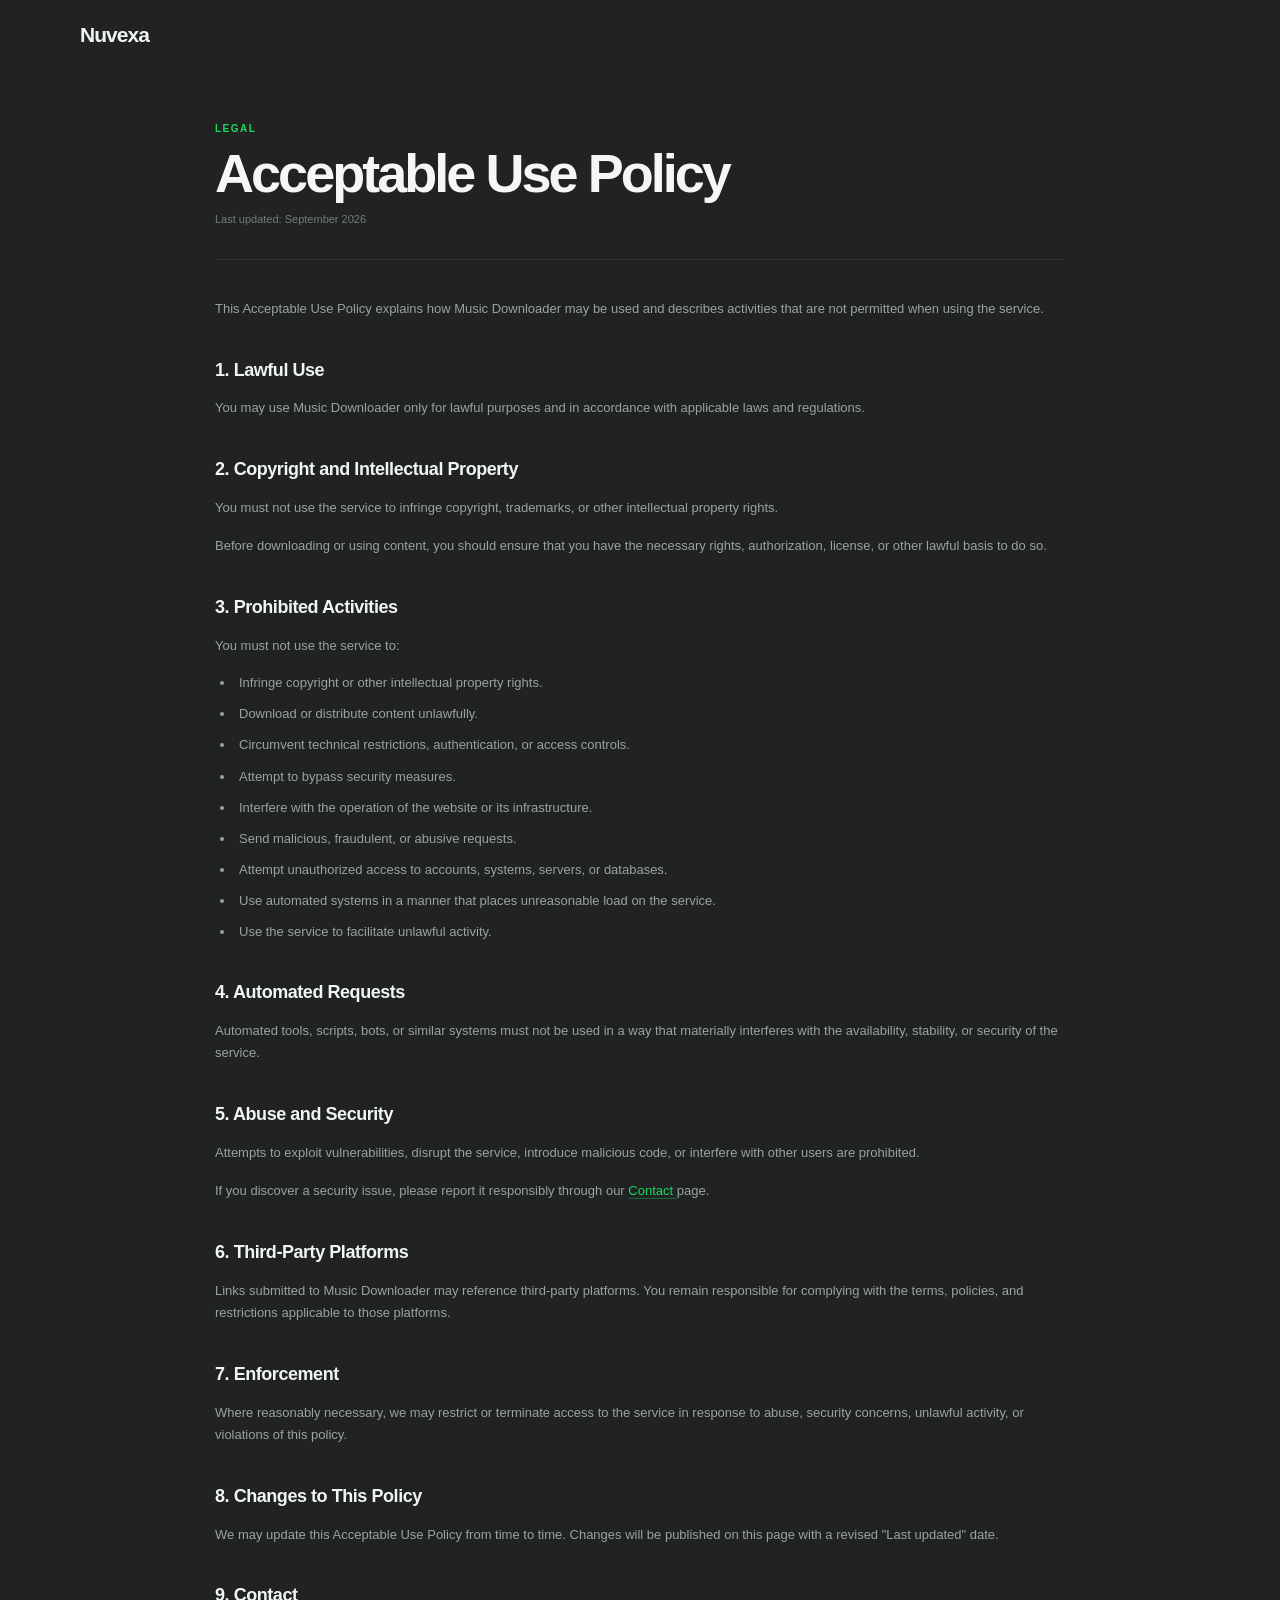
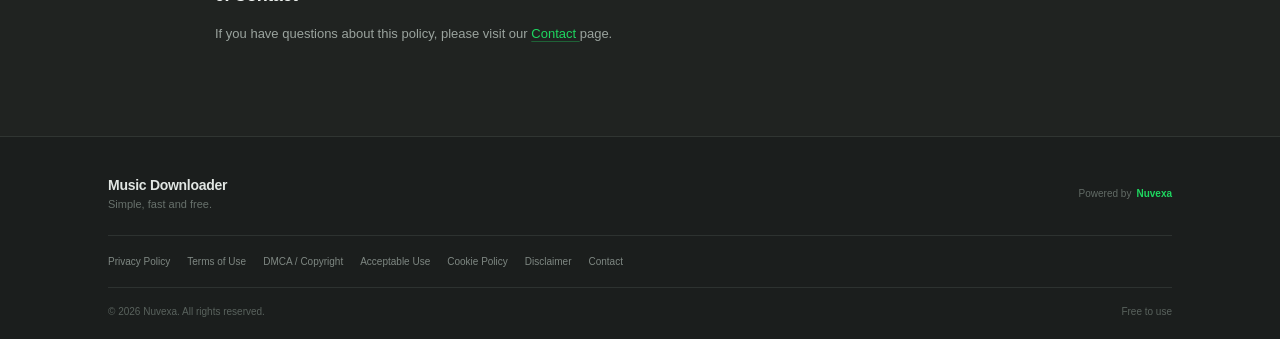
<file: frontend/acceptable-use.html>
<!DOCTYPE html>
<html lang="en">

<head>

    <meta charset="UTF-8">

    <meta
        name="viewport"
        content="width=device-width, initial-scale=1.0"
    >

    <title>Acceptable Use Policy — Music Downloader</title>

    <meta
        name="description"
        content="Acceptable Use Policy for Music Downloader."
    >

    <link
        rel="icon"
        type="image/png"
        href="favicon.png"
    >

    <link
        rel="stylesheet"
        href="style.css"
    >

</head>

<body class="legal-page">

    <main>

        <!-- HEADER -->

        <header class="top-header">

            <div class="top-header-inner">

                <a
                    href="index.html"
                    class="nuvexa-brand"
                >
                    Nuvexa
                </a>

            </div>

        </header>


        <!-- CONTENT -->

        <section class="legal-content">

            <div class="legal-container">

                <div class="legal-heading">

                    <span>
                        LEGAL
                    </span>

                    <h1>
                        Acceptable Use Policy
                    </h1>

                    <p>
                        Last updated: September 2026
                    </p>

                </div>


                <article class="legal-document">

                    <p>
                        This Acceptable Use Policy explains how Music Downloader
                        may be used and describes activities that are not
                        permitted when using the service.
                    </p>


                    <h2>
                        1. Lawful Use
                    </h2>

                    <p>
                        You may use Music Downloader only for lawful purposes
                        and in accordance with applicable laws and regulations.
                    </p>


                    <h2>
                        2. Copyright and Intellectual Property
                    </h2>

                    <p>
                        You must not use the service to infringe copyright,
                        trademarks, or other intellectual property rights.
                    </p>

                    <p>
                        Before downloading or using content, you should ensure
                        that you have the necessary rights, authorization,
                        license, or other lawful basis to do so.
                    </p>


                    <h2>
                        3. Prohibited Activities
                    </h2>

                    <p>
                        You must not use the service to:
                    </p>

                    <ul>

                        <li>
                            Infringe copyright or other intellectual property
                            rights.
                        </li>

                        <li>
                            Download or distribute content unlawfully.
                        </li>

                        <li>
                            Circumvent technical restrictions, authentication,
                            or access controls.
                        </li>

                        <li>
                            Attempt to bypass security measures.
                        </li>

                        <li>
                            Interfere with the operation of the website or its
                            infrastructure.
                        </li>

                        <li>
                            Send malicious, fraudulent, or abusive requests.
                        </li>

                        <li>
                            Attempt unauthorized access to accounts, systems,
                            servers, or databases.
                        </li>

                        <li>
                            Use automated systems in a manner that places
                            unreasonable load on the service.
                        </li>

                        <li>
                            Use the service to facilitate unlawful activity.
                        </li>

                    </ul>


                    <h2>
                        4. Automated Requests
                    </h2>

                    <p>
                        Automated tools, scripts, bots, or similar systems must
                        not be used in a way that materially interferes with
                        the availability, stability, or security of the service.
                    </p>


                    <h2>
                        5. Abuse and Security
                    </h2>

                    <p>
                        Attempts to exploit vulnerabilities, disrupt the
                        service, introduce malicious code, or interfere with
                        other users are prohibited.
                    </p>

                    <p>
                        If you discover a security issue, please report it
                        responsibly through our
                        <a href="contact.html">
                            Contact
                        </a>
                        page.
                    </p>


                    <h2>
                        6. Third-Party Platforms
                    </h2>

                    <p>
                        Links submitted to Music Downloader may reference
                        third-party platforms. You remain responsible for
                        complying with the terms, policies, and restrictions
                        applicable to those platforms.
                    </p>


                    <h2>
                        7. Enforcement
                    </h2>

                    <p>
                        Where reasonably necessary, we may restrict or
                        terminate access to the service in response to abuse,
                        security concerns, unlawful activity, or violations of
                        this policy.
                    </p>


                    <h2>
                        8. Changes to This Policy
                    </h2>

                    <p>
                        We may update this Acceptable Use Policy from time to
                        time. Changes will be published on this page with a
                        revised "Last updated" date.
                    </p>


                    <h2>
                        9. Contact
                    </h2>

                    <p>
                        If you have questions about this policy, please visit
                        our
                        <a href="contact.html">
                            Contact
                        </a>
                        page.
                    </p>

                </article>

            </div>

        </section>


        <!-- FOOTER -->

        <footer class="site-footer">

            <div class="footer-inner">

                <div class="footer-main">

                    <div>

                        <div class="footer-brand">
                            Music Downloader
                        </div>

                        <p>
                            Simple, fast and free.
                        </p>

                    </div>

                    <div class="footer-powered">

                        <span>
                            Powered by
                        </span>

                        <strong>
                            Nuvexa
                        </strong>

                    </div>

                </div>


                <div class="footer-links">

                    <a href="privacy.html">
                        Privacy Policy
                    </a>

                    <a href="terms.html">
                        Terms of Use
                    </a>

                    <a href="dmca.html">
                        DMCA / Copyright
                    </a>

                    <a href="acceptable-use.html">
                        Acceptable Use
                    </a>

                    <a href="cookies.html">
                        Cookie Policy
                    </a>

                    <a href="disclaimer.html">
                        Disclaimer
                    </a>

                    <a href="contact.html">
                        Contact
                    </a>

                </div>


                <div class="footer-bottom">

                    <span>
                        © 2026 Nuvexa. All rights reserved.
                    </span>

                    <span>
                        Free to use
                    </span>

                </div>

            </div>

        </footer>

    </main>

</body>

</html>
</file>
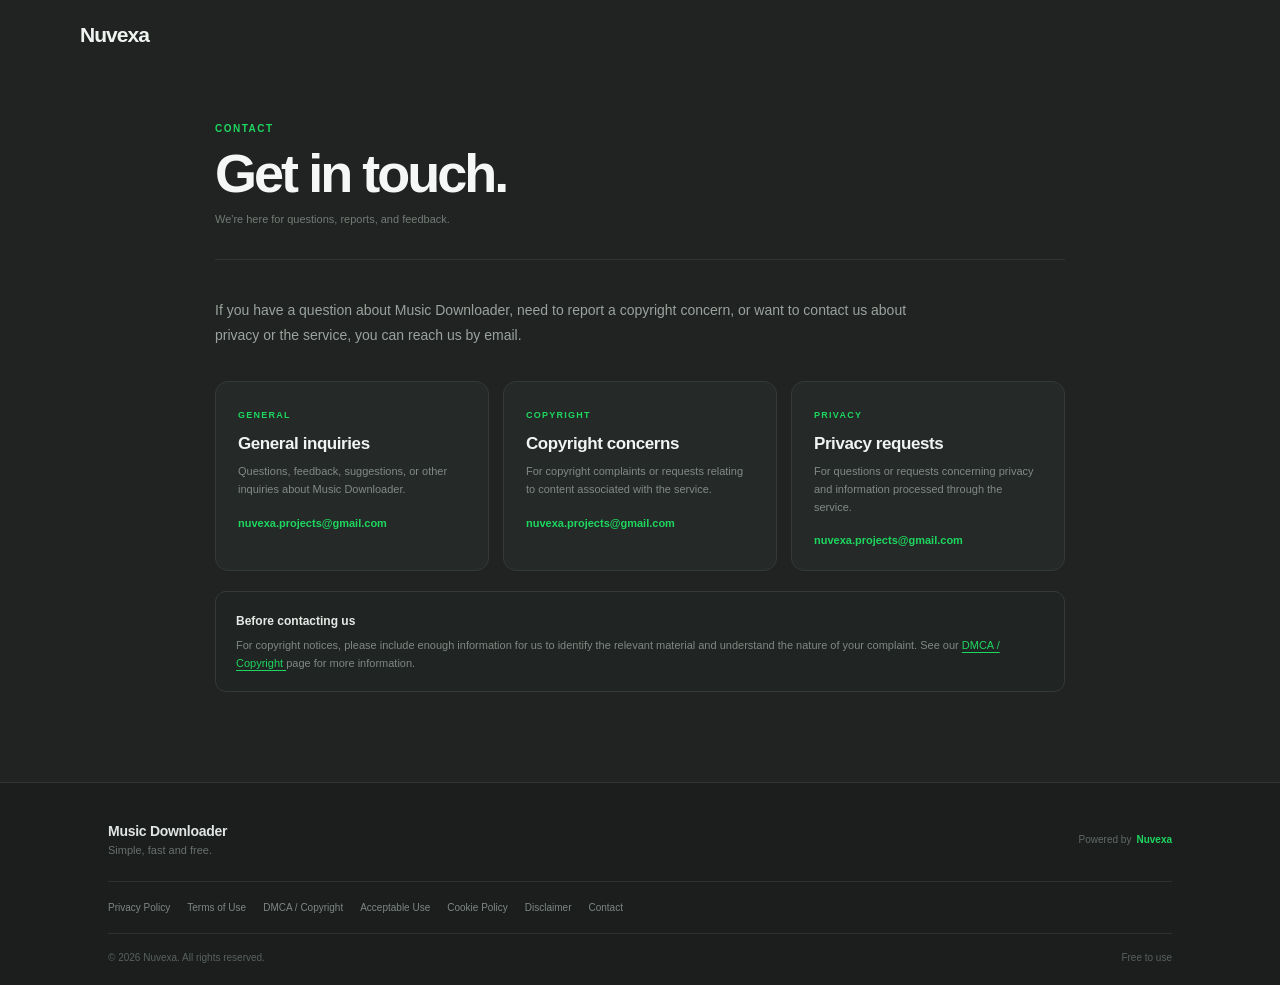
<file: frontend/contact.html>
<!DOCTYPE html>
<html lang="en">

<head>

    <meta charset="UTF-8">

    <meta
        name="viewport"
        content="width=device-width, initial-scale=1.0"
    >

    <title>Contact — Music Downloader</title>

    <meta
        name="description"
        content="Contact Music Downloader for general, privacy, and copyright inquiries."
    >

    <link
        rel="icon"
        type="image/png"
        href="favicon.png"
    >

    <link
        rel="stylesheet"
        href="style.css"
    >

</head>

<body class="legal-page">

    <main>

        <!-- HEADER -->

        <header class="top-header">

            <div class="top-header-inner">

                <a
                    href="index.html"
                    class="nuvexa-brand"
                >
                    Nuvexa
                </a>

            </div>

        </header>


        <!-- CONTENT -->

        <section class="legal-content">

            <div class="legal-container">

                <div class="legal-heading">

                    <span>
                        CONTACT
                    </span>

                    <h1>
                        Get in touch.
                    </h1>

                    <p>
                        We're here for questions, reports, and feedback.
                    </p>

                </div>


                <article class="contact-document">

                    <div class="contact-intro">

                        <p>
                            If you have a question about Music Downloader,
                            need to report a copyright concern, or want to
                            contact us about privacy or the service, you can
                            reach us by email.
                        </p>

                    </div>


                    <div class="contact-cards">


                        <!-- GENERAL -->

                        <div class="contact-card">

                            <span class="contact-label">
                                GENERAL
                            </span>

                            <h2>
                                General inquiries
                            </h2>

                            <p>
                                Questions, feedback, suggestions, or other
                                inquiries about Music Downloader.
                            </p>

                            <a
                                href="mailto:nuvexa.projects@gmail.com"
                                class="contact-email"
                            >
                                nuvexa.projects@gmail.com
                            </a>

                        </div>


                        <!-- COPYRIGHT -->

                        <div class="contact-card">

                            <span class="contact-label">
                                COPYRIGHT
                            </span>

                            <h2>
                                Copyright concerns
                            </h2>

                            <p>
                                For copyright complaints or requests relating
                                to content associated with the service.
                            </p>

                            <a
                                href="mailto:nuvexa.projects@gmail.com?subject=Copyright%20Concern"
                                class="contact-email"
                            >
                                nuvexa.projects@gmail.com
                            </a>

                        </div>


                        <!-- PRIVACY -->

                        <div class="contact-card">

                            <span class="contact-label">
                                PRIVACY
                            </span>

                            <h2>
                                Privacy requests
                            </h2>

                            <p>
                                For questions or requests concerning privacy
                                and information processed through the service.
                            </p>

                            <a
                                href="mailto:nuvexa.projects@gmail.com?subject=Privacy%20Request"
                                class="contact-email"
                            >
                                nuvexa.projects@gmail.com
                            </a>

                        </div>

                    </div>


                    <div class="contact-note">

                        <strong>
                            Before contacting us
                        </strong>

                        <p>
                            For copyright notices, please include enough
                            information for us to identify the relevant
                            material and understand the nature of your
                            complaint. See our
                            <a href="dmca.html">
                                DMCA / Copyright
                            </a>
                            page for more information.
                        </p>

                    </div>

                </article>

            </div>

        </section>


        <!-- FOOTER -->

        <footer class="site-footer">

            <div class="footer-inner">

                <div class="footer-main">

                    <div>

                        <div class="footer-brand">
                            Music Downloader
                        </div>

                        <p>
                            Simple, fast and free.
                        </p>

                    </div>

                    <div class="footer-powered">

                        <span>
                            Powered by
                        </span>

                        <strong>
                            Nuvexa
                        </strong>

                    </div>

                </div>


                <div class="footer-links">

                    <a href="privacy.html">
                        Privacy Policy
                    </a>

                    <a href="terms.html">
                        Terms of Use
                    </a>

                    <a href="dmca.html">
                        DMCA / Copyright
                    </a>

                    <a href="acceptable-use.html">
                        Acceptable Use
                    </a>

                    <a href="cookies.html">
                        Cookie Policy
                    </a>

                    <a href="disclaimer.html">
                        Disclaimer
                    </a>

                    <a href="contact.html">
                        Contact
                    </a>

                </div>


                <div class="footer-bottom">

                    <span>
                        © 2026 Nuvexa. All rights reserved.
                    </span>

                    <span>
                        Free to use
                    </span>

                </div>

            </div>

        </footer>

    </main>

</body>

</html>
</file>
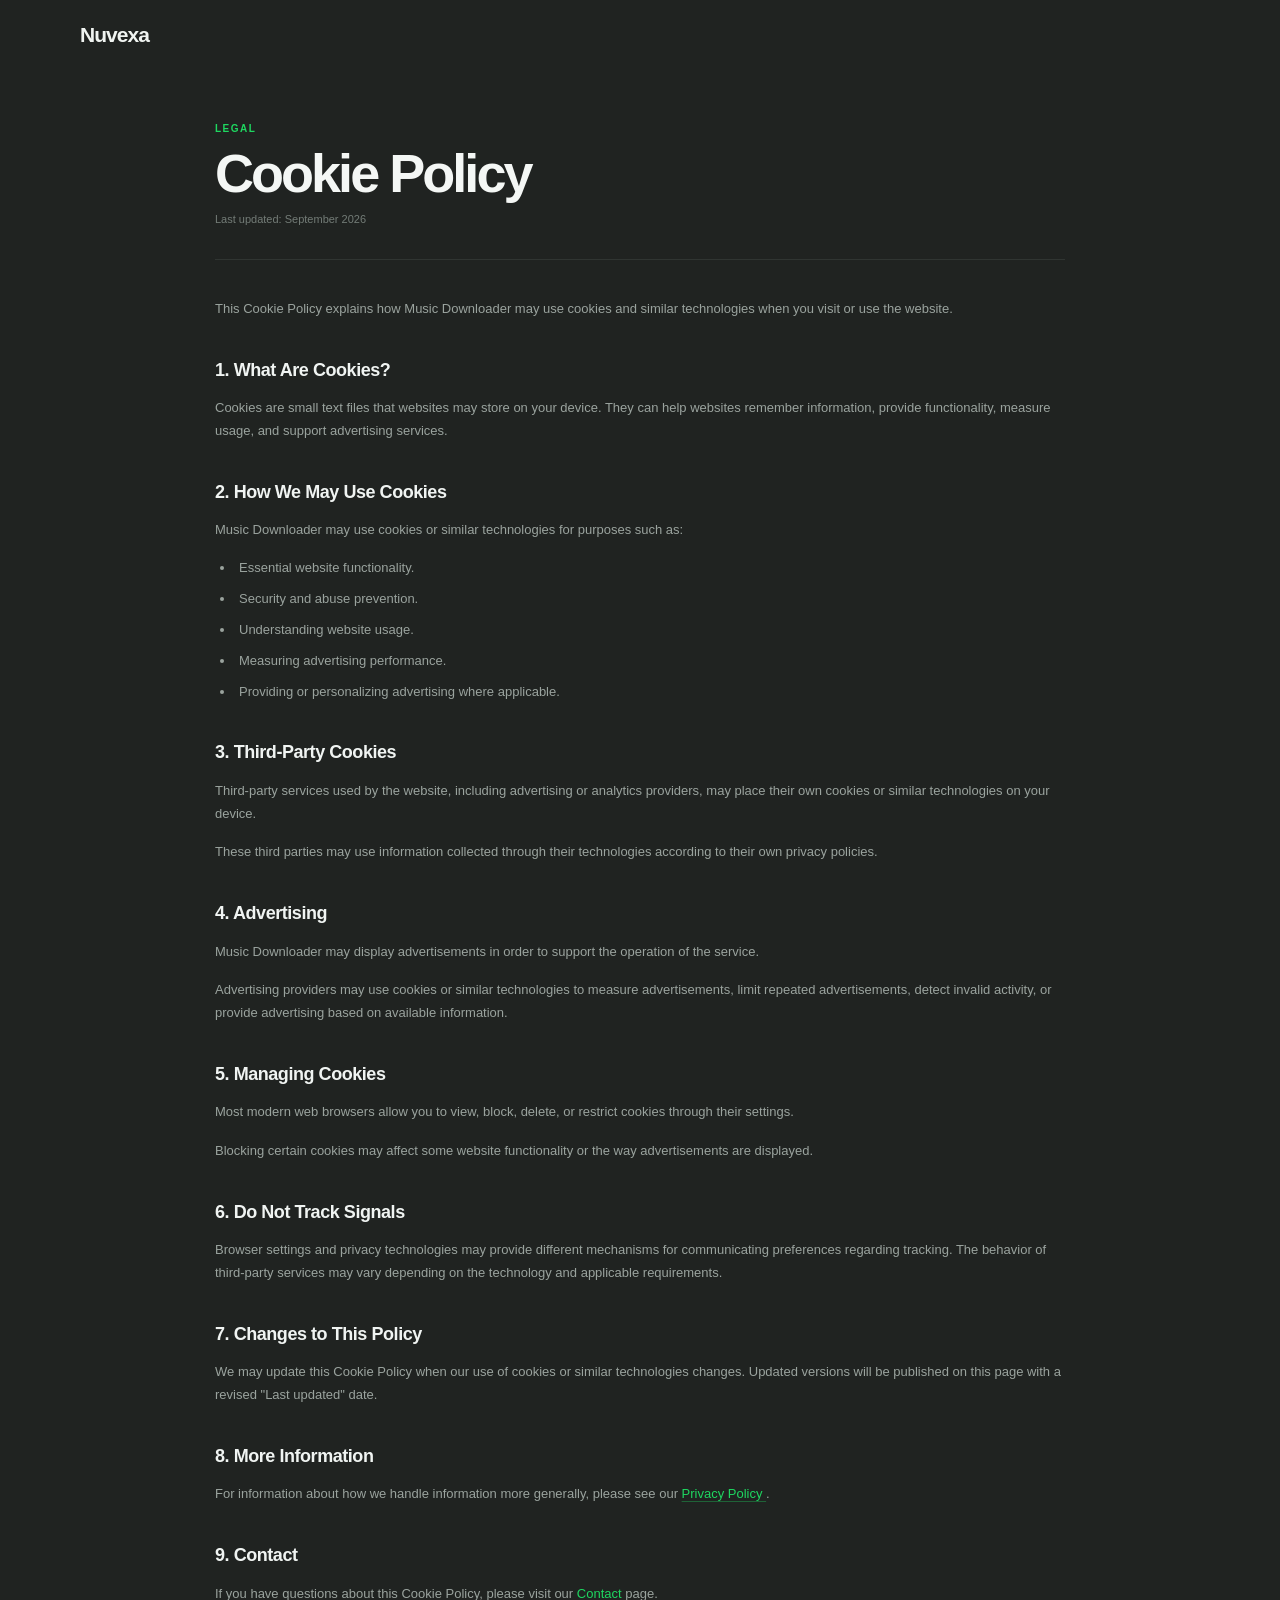
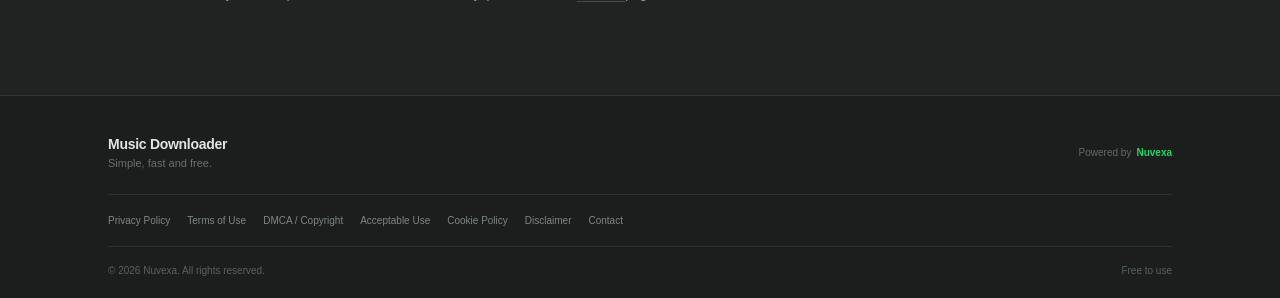
<file: frontend/cookies.html>
<!DOCTYPE html>
<html lang="en">

<head>

    <meta charset="UTF-8">

    <meta
        name="viewport"
        content="width=device-width, initial-scale=1.0"
    >

    <title>Cookie Policy — Music Downloader</title>

    <meta
        name="description"
        content="Cookie Policy for Music Downloader."
    >

    <link
        rel="icon"
        type="image/png"
        href="favicon.png"
    >

    <link
        rel="stylesheet"
        href="style.css"
    >

</head>

<body class="legal-page">

    <main>

        <!-- HEADER -->

        <header class="top-header">

            <div class="top-header-inner">

                <a
                    href="index.html"
                    class="nuvexa-brand"
                >
                    Nuvexa
                </a>

            </div>

        </header>


        <!-- CONTENT -->

        <section class="legal-content">

            <div class="legal-container">

                <div class="legal-heading">

                    <span>
                        LEGAL
                    </span>

                    <h1>
                        Cookie Policy
                    </h1>

                    <p>
                        Last updated: September 2026
                    </p>

                </div>


                <article class="legal-document">

                    <p>
                        This Cookie Policy explains how Music Downloader may
                        use cookies and similar technologies when you visit
                        or use the website.
                    </p>


                    <h2>
                        1. What Are Cookies?
                    </h2>

                    <p>
                        Cookies are small text files that websites may store
                        on your device. They can help websites remember
                        information, provide functionality, measure usage,
                        and support advertising services.
                    </p>


                    <h2>
                        2. How We May Use Cookies
                    </h2>

                    <p>
                        Music Downloader may use cookies or similar technologies
                        for purposes such as:
                    </p>

                    <ul>

                        <li>
                            Essential website functionality.
                        </li>

                        <li>
                            Security and abuse prevention.
                        </li>

                        <li>
                            Understanding website usage.
                        </li>

                        <li>
                            Measuring advertising performance.
                        </li>

                        <li>
                            Providing or personalizing advertising where
                            applicable.
                        </li>

                    </ul>


                    <h2>
                        3. Third-Party Cookies
                    </h2>

                    <p>
                        Third-party services used by the website, including
                        advertising or analytics providers, may place their
                        own cookies or similar technologies on your device.
                    </p>

                    <p>
                        These third parties may use information collected
                        through their technologies according to their own
                        privacy policies.
                    </p>


                    <h2>
                        4. Advertising
                    </h2>

                    <p>
                        Music Downloader may display advertisements in order
                        to support the operation of the service.
                    </p>

                    <p>
                        Advertising providers may use cookies or similar
                        technologies to measure advertisements, limit
                        repeated advertisements, detect invalid activity,
                        or provide advertising based on available information.
                    </p>


                    <h2>
                        5. Managing Cookies
                    </h2>

                    <p>
                        Most modern web browsers allow you to view, block,
                        delete, or restrict cookies through their settings.
                    </p>

                    <p>
                        Blocking certain cookies may affect some website
                        functionality or the way advertisements are displayed.
                    </p>


                    <h2>
                        6. Do Not Track Signals
                    </h2>

                    <p>
                        Browser settings and privacy technologies may provide
                        different mechanisms for communicating preferences
                        regarding tracking. The behavior of third-party
                        services may vary depending on the technology and
                        applicable requirements.
                    </p>


                    <h2>
                        7. Changes to This Policy
                    </h2>

                    <p>
                        We may update this Cookie Policy when our use of
                        cookies or similar technologies changes. Updated
                        versions will be published on this page with a revised
                        "Last updated" date.
                    </p>


                    <h2>
                        8. More Information
                    </h2>

                    <p>
                        For information about how we handle information more
                        generally, please see our
                        <a href="privacy.html">
                            Privacy Policy
                        </a>.
                    </p>


                    <h2>
                        9. Contact
                    </h2>

                    <p>
                        If you have questions about this Cookie Policy,
                        please visit our
                        <a href="contact.html">
                            Contact
                        </a>
                        page.
                    </p>

                </article>

            </div>

        </section>


        <!-- FOOTER -->

        <footer class="site-footer">

            <div class="footer-inner">

                <div class="footer-main">

                    <div>

                        <div class="footer-brand">
                            Music Downloader
                        </div>

                        <p>
                            Simple, fast and free.
                        </p>

                    </div>

                    <div class="footer-powered">

                        <span>
                            Powered by
                        </span>

                        <strong>
                            Nuvexa
                        </strong>

                    </div>

                </div>


                <div class="footer-links">

                    <a href="privacy.html">
                        Privacy Policy
                    </a>

                    <a href="terms.html">
                        Terms of Use
                    </a>

                    <a href="dmca.html">
                        DMCA / Copyright
                    </a>

                    <a href="acceptable-use.html">
                        Acceptable Use
                    </a>

                    <a href="cookies.html">
                        Cookie Policy
                    </a>

                    <a href="disclaimer.html">
                        Disclaimer
                    </a>

                    <a href="contact.html">
                        Contact
                    </a>

                </div>


                <div class="footer-bottom">

                    <span>
                        © 2026 Nuvexa. All rights reserved.
                    </span>

                    <span>
                        Free to use
                    </span>

                </div>

            </div>

        </footer>

    </main>

</body>

</html>
</file>
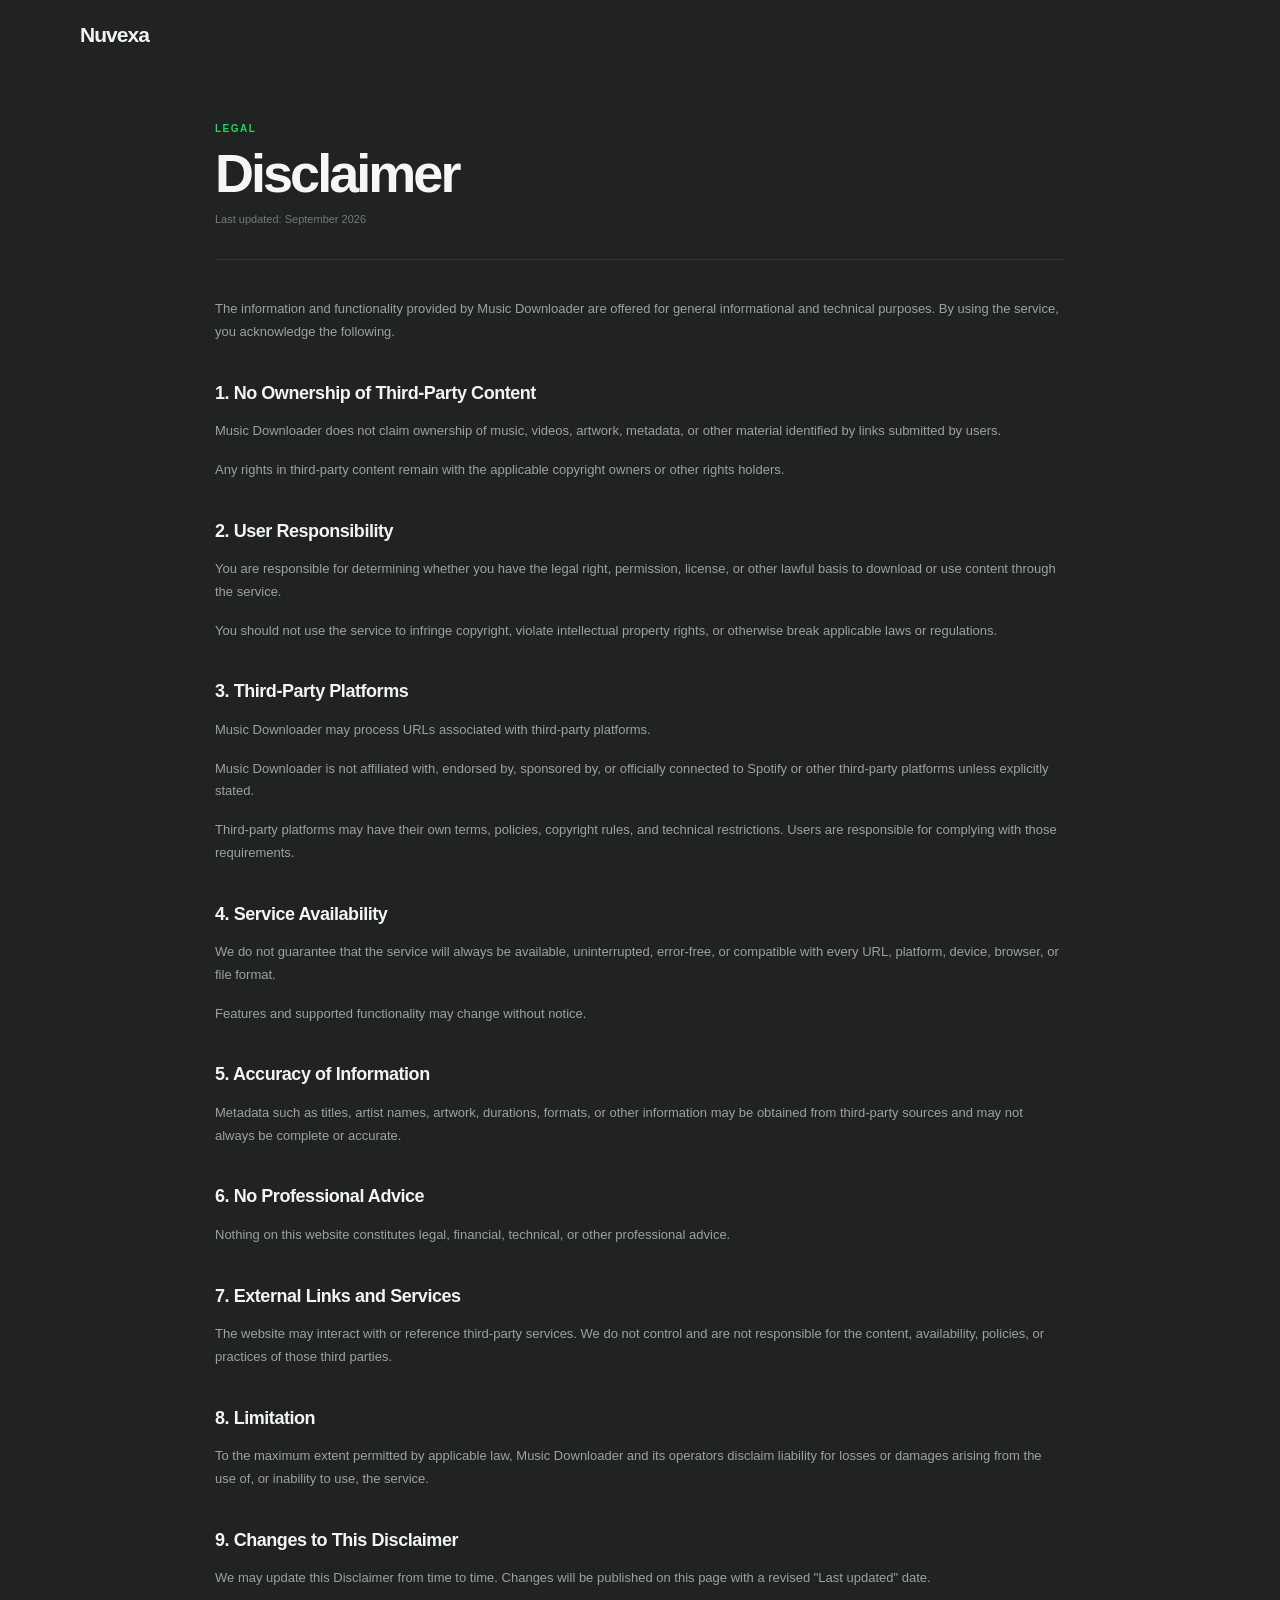
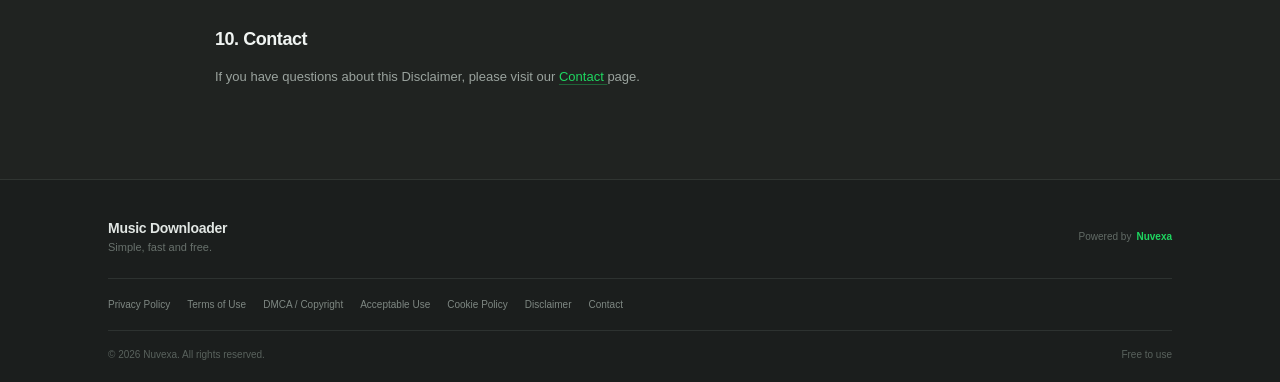
<file: frontend/disclaimer.html>
<!DOCTYPE html>
<html lang="en">

<head>

    <meta charset="UTF-8">

    <meta
        name="viewport"
        content="width=device-width, initial-scale=1.0"
    >

    <title>Disclaimer — Music Downloader</title>

    <meta
        name="description"
        content="Disclaimer for Music Downloader."
    >

    <link
        rel="icon"
        type="image/png"
        href="favicon.png"
    >

    <link
        rel="stylesheet"
        href="style.css"
    >

</head>

<body class="legal-page">

    <main>

        <!-- HEADER -->

        <header class="top-header">

            <div class="top-header-inner">

                <a
                    href="index.html"
                    class="nuvexa-brand"
                >
                    Nuvexa
                </a>

            </div>

        </header>


        <!-- CONTENT -->

        <section class="legal-content">

            <div class="legal-container">

                <div class="legal-heading">

                    <span>
                        LEGAL
                    </span>

                    <h1>
                        Disclaimer
                    </h1>

                    <p>
                        Last updated: September 2026
                    </p>

                </div>


                <article class="legal-document">

                    <p>
                        The information and functionality provided by Music
                        Downloader are offered for general informational and
                        technical purposes. By using the service, you
                        acknowledge the following.
                    </p>


                    <h2>
                        1. No Ownership of Third-Party Content
                    </h2>

                    <p>
                        Music Downloader does not claim ownership of music,
                        videos, artwork, metadata, or other material identified
                        by links submitted by users.
                    </p>

                    <p>
                        Any rights in third-party content remain with the
                        applicable copyright owners or other rights holders.
                    </p>


                    <h2>
                        2. User Responsibility
                    </h2>

                    <p>
                        You are responsible for determining whether you have
                        the legal right, permission, license, or other lawful
                        basis to download or use content through the service.
                    </p>

                    <p>
                        You should not use the service to infringe copyright,
                        violate intellectual property rights, or otherwise
                        break applicable laws or regulations.
                    </p>


                    <h2>
                        3. Third-Party Platforms
                    </h2>

                    <p>
                        Music Downloader may process URLs associated with
                        third-party platforms.
                    </p>

                    <p>
                        Music Downloader is not affiliated with, endorsed by,
                        sponsored by, or officially connected to Spotify or
                        other third-party platforms unless explicitly stated.
                    </p>

                    <p>
                        Third-party platforms may have their own terms,
                        policies, copyright rules, and technical restrictions.
                        Users are responsible for complying with those
                        requirements.
                    </p>


                    <h2>
                        4. Service Availability
                    </h2>

                    <p>
                        We do not guarantee that the service will always be
                        available, uninterrupted, error-free, or compatible
                        with every URL, platform, device, browser, or file
                        format.
                    </p>

                    <p>
                        Features and supported functionality may change without
                        notice.
                    </p>


                    <h2>
                        5. Accuracy of Information
                    </h2>

                    <p>
                        Metadata such as titles, artist names, artwork,
                        durations, formats, or other information may be
                        obtained from third-party sources and may not always
                        be complete or accurate.
                    </p>


                    <h2>
                        6. No Professional Advice
                    </h2>

                    <p>
                        Nothing on this website constitutes legal, financial,
                        technical, or other professional advice.
                    </p>


                    <h2>
                        7. External Links and Services
                    </h2>

                    <p>
                        The website may interact with or reference third-party
                        services. We do not control and are not responsible for
                        the content, availability, policies, or practices of
                        those third parties.
                    </p>


                    <h2>
                        8. Limitation
                    </h2>

                    <p>
                        To the maximum extent permitted by applicable law,
                        Music Downloader and its operators disclaim liability
                        for losses or damages arising from the use of, or
                        inability to use, the service.
                    </p>


                    <h2>
                        9. Changes to This Disclaimer
                    </h2>

                    <p>
                        We may update this Disclaimer from time to time.
                        Changes will be published on this page with a revised
                        "Last updated" date.
                    </p>


                    <h2>
                        10. Contact
                    </h2>

                    <p>
                        If you have questions about this Disclaimer, please
                        visit our
                        <a href="contact.html">
                            Contact
                        </a>
                        page.
                    </p>

                </article>

            </div>

        </section>


        <!-- FOOTER -->

        <footer class="site-footer">

            <div class="footer-inner">

                <div class="footer-main">

                    <div>

                        <div class="footer-brand">
                            Music Downloader
                        </div>

                        <p>
                            Simple, fast and free.
                        </p>

                    </div>

                    <div class="footer-powered">

                        <span>
                            Powered by
                        </span>

                        <strong>
                            Nuvexa
                        </strong>

                    </div>

                </div>


                <div class="footer-links">

                    <a href="privacy.html">
                        Privacy Policy
                    </a>

                    <a href="terms.html">
                        Terms of Use
                    </a>

                    <a href="dmca.html">
                        DMCA / Copyright
                    </a>

                    <a href="acceptable-use.html">
                        Acceptable Use
                    </a>

                    <a href="cookies.html">
                        Cookie Policy
                    </a>

                    <a href="disclaimer.html">
                        Disclaimer
                    </a>

                    <a href="contact.html">
                        Contact
                    </a>

                </div>


                <div class="footer-bottom">

                    <span>
                        © 2026 Nuvexa. All rights reserved.
                    </span>

                    <span>
                        Free to use
                    </span>

                </div>

            </div>

        </footer>

    </main>

</body>

</html>
</file>
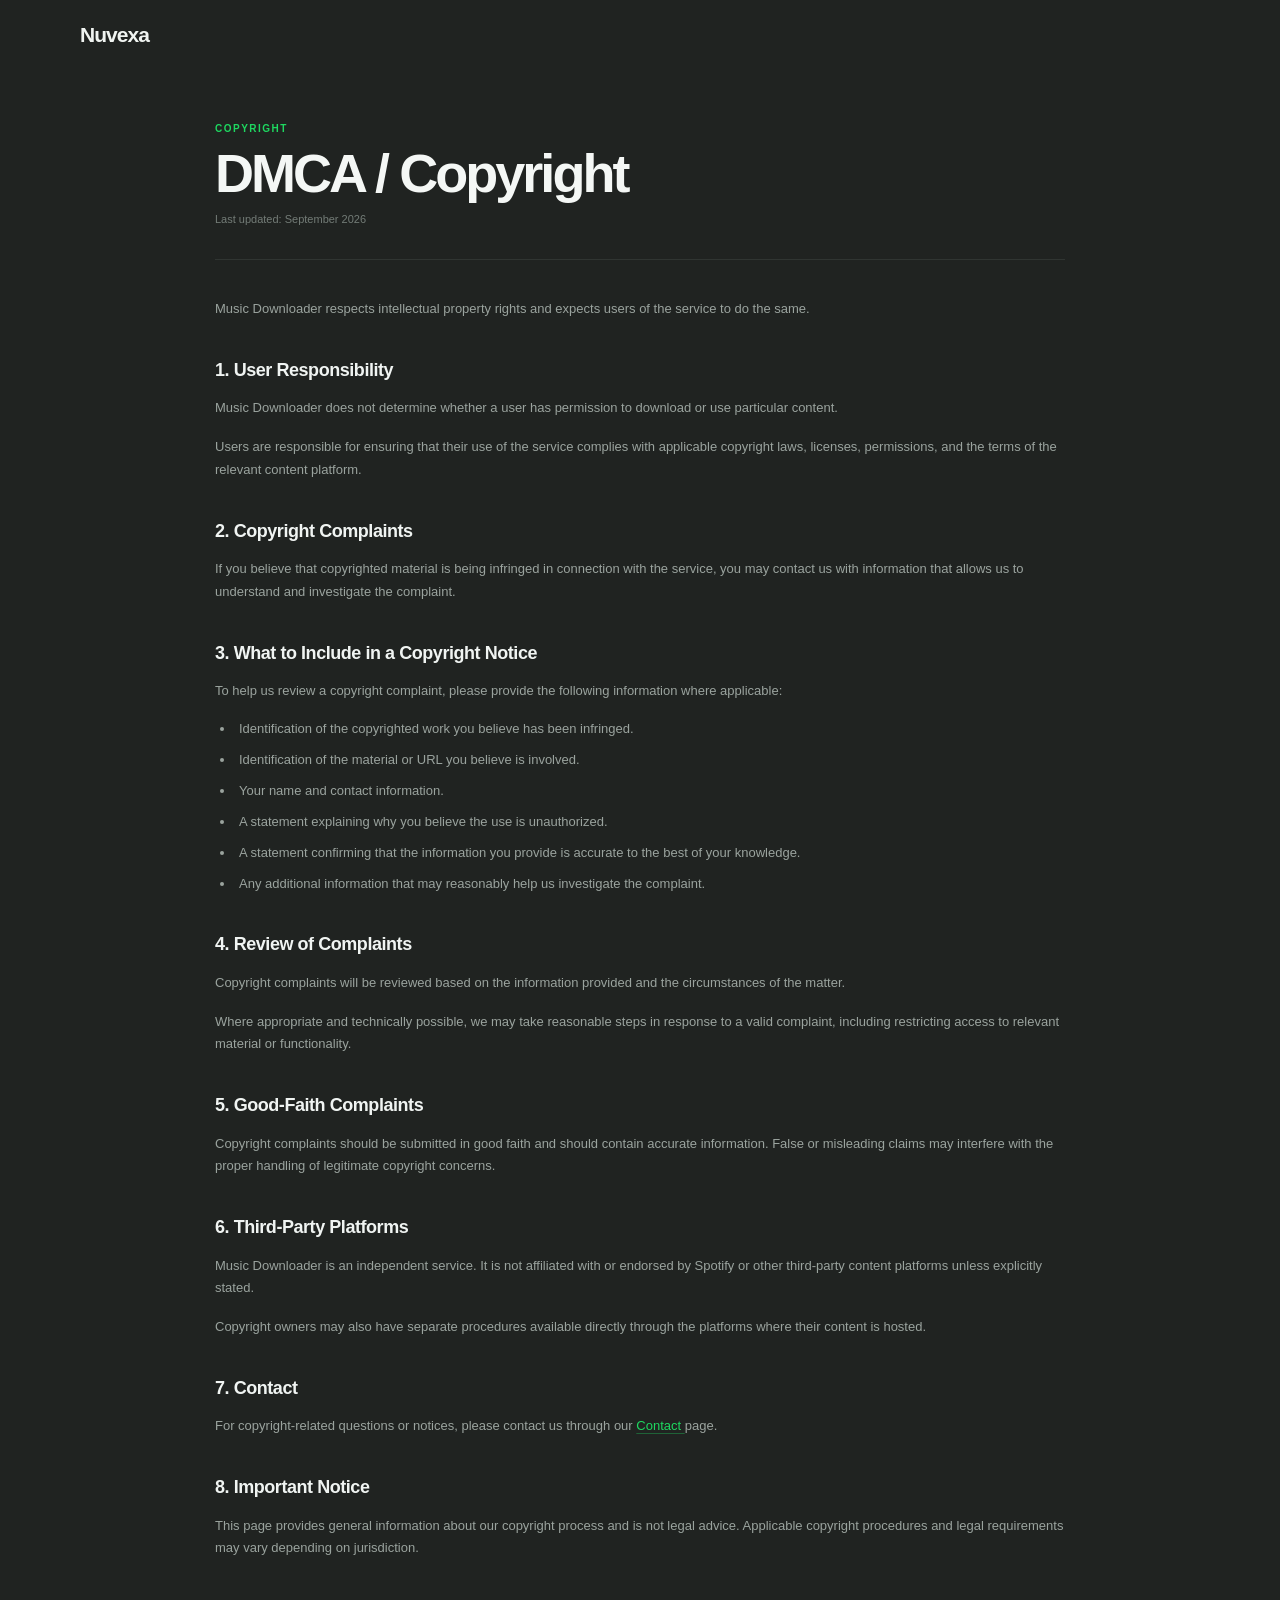
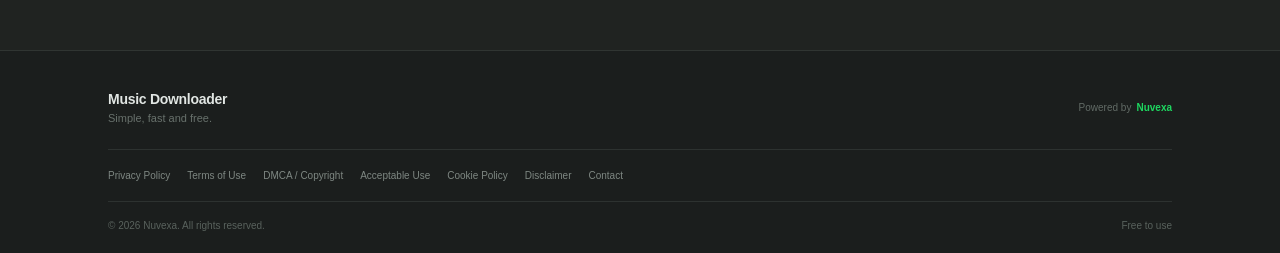
<file: frontend/dmca.html>
<!DOCTYPE html>
<html lang="en">

<head>

    <meta charset="UTF-8">

    <meta
        name="viewport"
        content="width=device-width, initial-scale=1.0"
    >

    <title>DMCA / Copyright — Music Downloader</title>

    <meta
        name="description"
        content="DMCA and copyright information for Music Downloader."
    >

    <link
        rel="icon"
        type="image/png"
        href="favicon.png"
    >

    <link
        rel="stylesheet"
        href="style.css"
    >

</head>

<body class="legal-page">

    <main>

        <!-- HEADER -->

        <header class="top-header">

            <div class="top-header-inner">

                <a
                    href="index.html"
                    class="nuvexa-brand"
                >
                    Nuvexa
                </a>

            </div>

        </header>


        <!-- CONTENT -->

        <section class="legal-content">

            <div class="legal-container">

                <div class="legal-heading">

                    <span>
                        COPYRIGHT
                    </span>

                    <h1>
                        DMCA / Copyright
                    </h1>

                    <p>
                        Last updated: September 2026
                    </p>

                </div>


                <article class="legal-document">

                    <p>
                        Music Downloader respects intellectual property rights
                        and expects users of the service to do the same.
                    </p>


                    <h2>
                        1. User Responsibility
                    </h2>

                    <p>
                        Music Downloader does not determine whether a user has
                        permission to download or use particular content.
                    </p>

                    <p>
                        Users are responsible for ensuring that their use of
                        the service complies with applicable copyright laws,
                        licenses, permissions, and the terms of the relevant
                        content platform.
                    </p>


                    <h2>
                        2. Copyright Complaints
                    </h2>

                    <p>
                        If you believe that copyrighted material is being
                        infringed in connection with the service, you may
                        contact us with information that allows us to understand
                        and investigate the complaint.
                    </p>


                    <h2>
                        3. What to Include in a Copyright Notice
                    </h2>

                    <p>
                        To help us review a copyright complaint, please provide
                        the following information where applicable:
                    </p>

                    <ul>

                        <li>
                            Identification of the copyrighted work you believe
                            has been infringed.
                        </li>

                        <li>
                            Identification of the material or URL you believe
                            is involved.
                        </li>

                        <li>
                            Your name and contact information.
                        </li>

                        <li>
                            A statement explaining why you believe the use is
                            unauthorized.
                        </li>

                        <li>
                            A statement confirming that the information you
                            provide is accurate to the best of your knowledge.
                        </li>

                        <li>
                            Any additional information that may reasonably help
                            us investigate the complaint.
                        </li>

                    </ul>


                    <h2>
                        4. Review of Complaints
                    </h2>

                    <p>
                        Copyright complaints will be reviewed based on the
                        information provided and the circumstances of the
                        matter.
                    </p>

                    <p>
                        Where appropriate and technically possible, we may take
                        reasonable steps in response to a valid complaint,
                        including restricting access to relevant material or
                        functionality.
                    </p>


                    <h2>
                        5. Good-Faith Complaints
                    </h2>

                    <p>
                        Copyright complaints should be submitted in good faith
                        and should contain accurate information. False or
                        misleading claims may interfere with the proper handling
                        of legitimate copyright concerns.
                    </p>


                    <h2>
                        6. Third-Party Platforms
                    </h2>

                    <p>
                        Music Downloader is an independent service. It is not
                        affiliated with or endorsed by Spotify or other
                        third-party content platforms unless explicitly stated.
                    </p>

                    <p>
                        Copyright owners may also have separate procedures
                        available directly through the platforms where their
                        content is hosted.
                    </p>


                    <h2>
                        7. Contact
                    </h2>

                    <p>
                        For copyright-related questions or notices, please
                        contact us through our
                        <a href="contact.html">
                            Contact
                        </a>
                        page.
                    </p>


                    <h2>
                        8. Important Notice
                    </h2>

                    <p>
                        This page provides general information about our
                        copyright process and is not legal advice. Applicable
                        copyright procedures and legal requirements may vary
                        depending on jurisdiction.
                    </p>

                </article>

            </div>

        </section>


        <!-- FOOTER -->

        <footer class="site-footer">

            <div class="footer-inner">

                <div class="footer-main">

                    <div>

                        <div class="footer-brand">
                            Music Downloader
                        </div>

                        <p>
                            Simple, fast and free.
                        </p>

                    </div>

                    <div class="footer-powered">

                        <span>
                            Powered by
                        </span>

                        <strong>
                            Nuvexa
                        </strong>

                    </div>

                </div>


                <div class="footer-links">

                    <a href="privacy.html">
                        Privacy Policy
                    </a>

                    <a href="terms.html">
                        Terms of Use
                    </a>

                    <a href="dmca.html">
                        DMCA / Copyright
                    </a>

                    <a href="acceptable-use.html">
                        Acceptable Use
                    </a>

                    <a href="cookies.html">
                        Cookie Policy
                    </a>

                    <a href="disclaimer.html">
                        Disclaimer
                    </a>

                    <a href="contact.html">
                        Contact
                    </a>

                </div>


                <div class="footer-bottom">

                    <span>
                        © 2026 Nuvexa. All rights reserved.
                    </span>

                    <span>
                        Free to use
                    </span>

                </div>

            </div>

        </footer>

    </main>

</body>

</html>
</file>
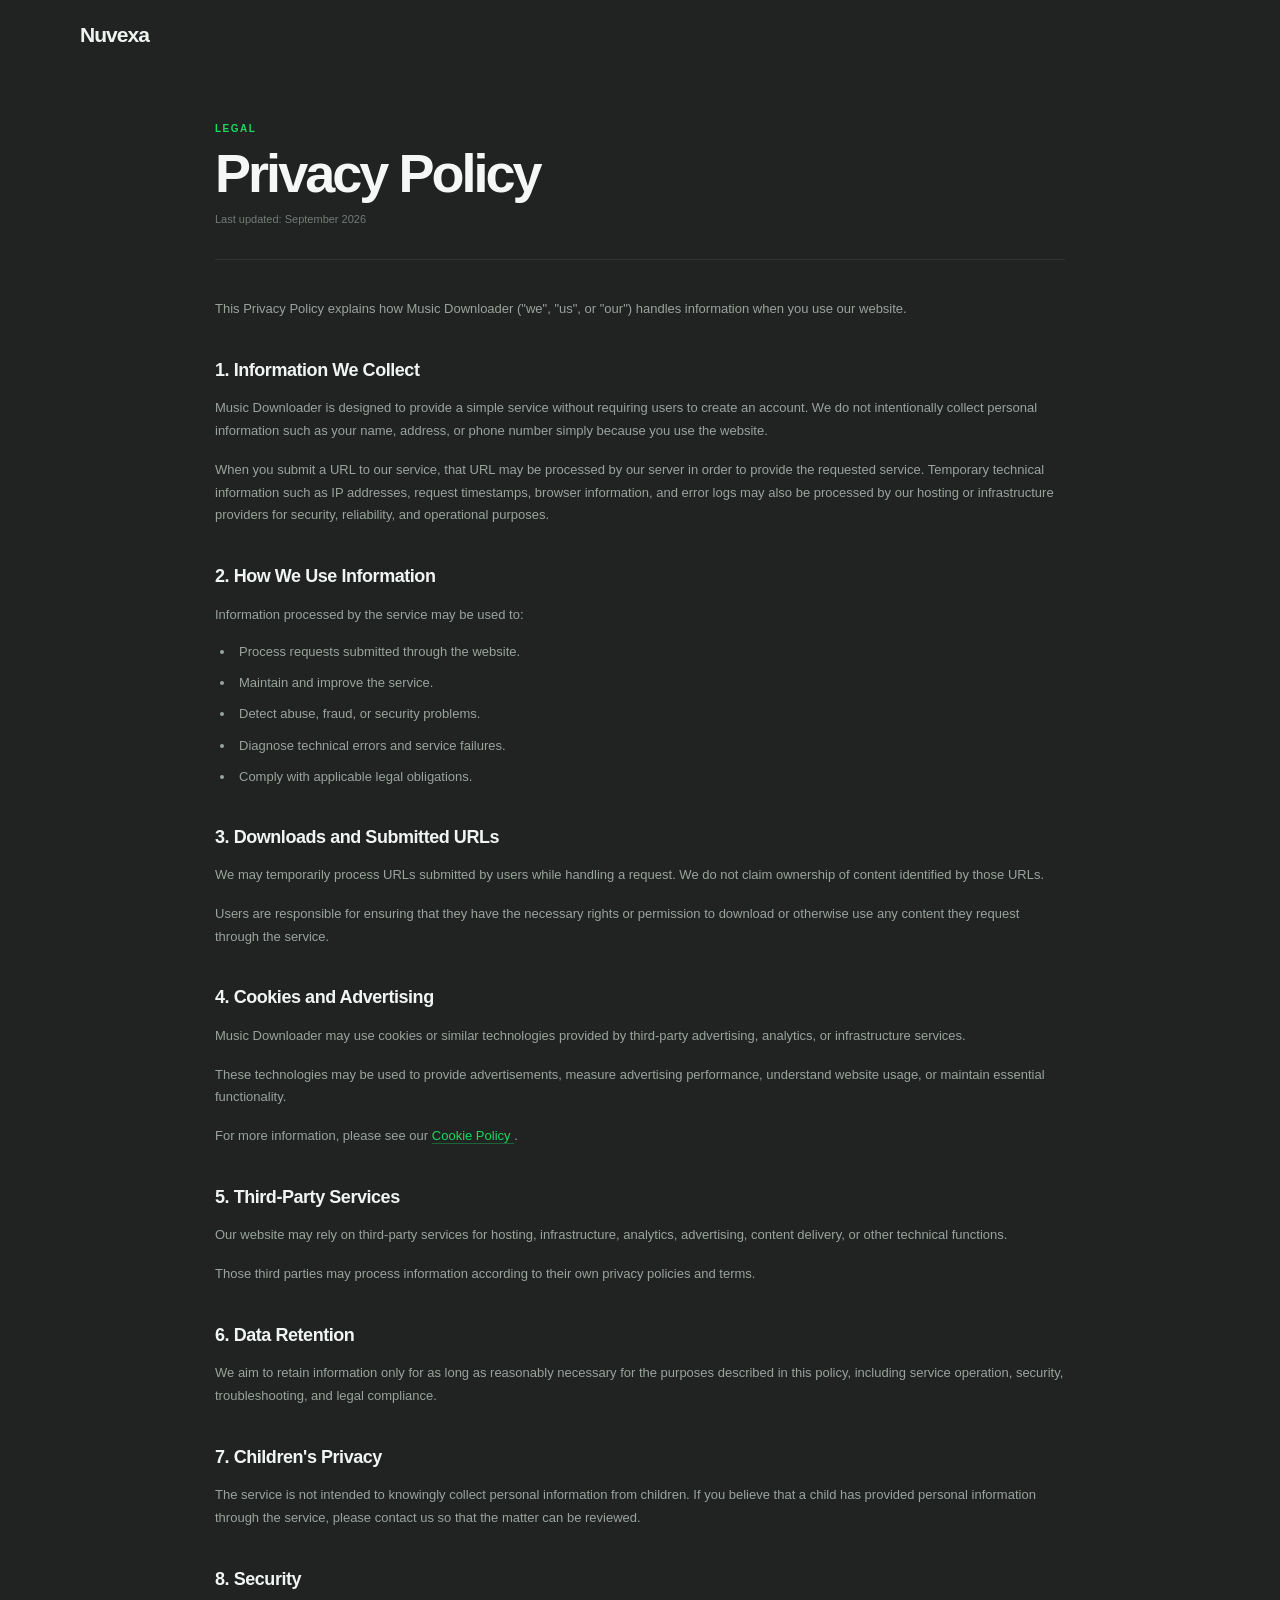
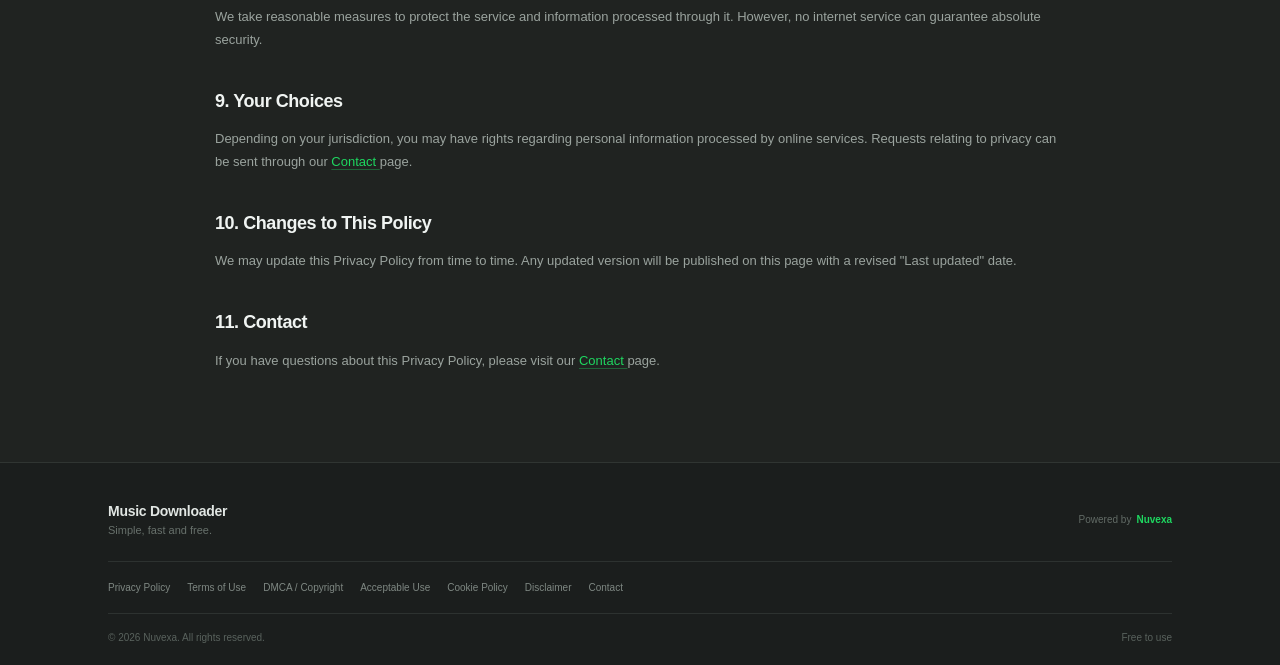
<file: frontend/privacy.html>
<!DOCTYPE html>
<html lang="en">

<head>

    <meta charset="UTF-8">

    <meta
        name="viewport"
        content="width=device-width, initial-scale=1.0"
    >

    <title>Privacy Policy — Music Downloader</title>

    <meta
        name="description"
        content="Privacy Policy for Music Downloader."
    >

    <link
        rel="icon"
        type="image/png"
        href="favicon.png"
    >

    <link
        rel="stylesheet"
        href="style.css"
    >

</head>

<body class="legal-page">

    <main>

        <!-- HEADER -->

        <header class="top-header">

            <div class="top-header-inner">

                <a
                    href="index.html"
                    class="nuvexa-brand"
                >
                    Nuvexa
                </a>

            </div>

        </header>


        <!-- CONTENT -->

        <section class="legal-content">

            <div class="legal-container">

                <div class="legal-heading">

                    <span>
                        LEGAL
                    </span>

                    <h1>
                        Privacy Policy
                    </h1>

                    <p>
                        Last updated: September 2026
                    </p>

                </div>


                <article class="legal-document">

                    <p>
                        This Privacy Policy explains how Music Downloader
                        ("we", "us", or "our") handles information when you
                        use our website.
                    </p>


                    <h2>
                        1. Information We Collect
                    </h2>

                    <p>
                        Music Downloader is designed to provide a simple
                        service without requiring users to create an account.
                        We do not intentionally collect personal information
                        such as your name, address, or phone number simply
                        because you use the website.
                    </p>

                    <p>
                        When you submit a URL to our service, that URL may be
                        processed by our server in order to provide the
                        requested service. Temporary technical information
                        such as IP addresses, request timestamps, browser
                        information, and error logs may also be processed by
                        our hosting or infrastructure providers for security,
                        reliability, and operational purposes.
                    </p>


                    <h2>
                        2. How We Use Information
                    </h2>

                    <p>
                        Information processed by the service may be used to:
                    </p>

                    <ul>

                        <li>
                            Process requests submitted through the website.
                        </li>

                        <li>
                            Maintain and improve the service.
                        </li>

                        <li>
                            Detect abuse, fraud, or security problems.
                        </li>

                        <li>
                            Diagnose technical errors and service failures.
                        </li>

                        <li>
                            Comply with applicable legal obligations.
                        </li>

                    </ul>


                    <h2>
                        3. Downloads and Submitted URLs
                    </h2>

                    <p>
                        We may temporarily process URLs submitted by users
                        while handling a request. We do not claim ownership
                        of content identified by those URLs.
                    </p>

                    <p>
                        Users are responsible for ensuring that they have the
                        necessary rights or permission to download or otherwise
                        use any content they request through the service.
                    </p>


                    <h2>
                        4. Cookies and Advertising
                    </h2>

                    <p>
                        Music Downloader may use cookies or similar technologies
                        provided by third-party advertising, analytics, or
                        infrastructure services.
                    </p>

                    <p>
                        These technologies may be used to provide advertisements,
                        measure advertising performance, understand website
                        usage, or maintain essential functionality.
                    </p>

                    <p>
                        For more information, please see our
                        <a href="cookies.html">
                            Cookie Policy
                        </a>.
                    </p>


                    <h2>
                        5. Third-Party Services
                    </h2>

                    <p>
                        Our website may rely on third-party services for
                        hosting, infrastructure, analytics, advertising,
                        content delivery, or other technical functions.
                    </p>

                    <p>
                        Those third parties may process information according
                        to their own privacy policies and terms.
                    </p>


                    <h2>
                        6. Data Retention
                    </h2>

                    <p>
                        We aim to retain information only for as long as
                        reasonably necessary for the purposes described in
                        this policy, including service operation, security,
                        troubleshooting, and legal compliance.
                    </p>


                    <h2>
                        7. Children's Privacy
                    </h2>

                    <p>
                        The service is not intended to knowingly collect
                        personal information from children. If you believe
                        that a child has provided personal information through
                        the service, please contact us so that the matter can
                        be reviewed.
                    </p>


                    <h2>
                        8. Security
                    </h2>

                    <p>
                        We take reasonable measures to protect the service
                        and information processed through it. However, no
                        internet service can guarantee absolute security.
                    </p>


                    <h2>
                        9. Your Choices
                    </h2>

                    <p>
                        Depending on your jurisdiction, you may have rights
                        regarding personal information processed by online
                        services. Requests relating to privacy can be sent
                        through our
                        <a href="contact.html">
                            Contact
                        </a>
                        page.
                    </p>


                    <h2>
                        10. Changes to This Policy
                    </h2>

                    <p>
                        We may update this Privacy Policy from time to time.
                        Any updated version will be published on this page
                        with a revised "Last updated" date.
                    </p>


                    <h2>
                        11. Contact
                    </h2>

                    <p>
                        If you have questions about this Privacy Policy,
                        please visit our
                        <a href="contact.html">
                            Contact
                        </a>
                        page.
                    </p>

                </article>

            </div>

        </section>


        <!-- FOOTER -->

        <footer class="site-footer">

            <div class="footer-inner">

                <div class="footer-main">

                    <div>

                        <div class="footer-brand">
                            Music Downloader
                        </div>

                        <p>
                            Simple, fast and free.
                        </p>

                    </div>

                    <div class="footer-powered">

                        <span>
                            Powered by
                        </span>

                        <strong>
                            Nuvexa
                        </strong>

                    </div>

                </div>


                <div class="footer-links">

                    <a href="privacy.html">
                        Privacy Policy
                    </a>

                    <a href="terms.html">
                        Terms of Use
                    </a>

                    <a href="dmca.html">
                        DMCA / Copyright
                    </a>

                    <a href="acceptable-use.html">
                        Acceptable Use
                    </a>

                    <a href="cookies.html">
                        Cookie Policy
                    </a>

                    <a href="disclaimer.html">
                        Disclaimer
                    </a>

                    <a href="contact.html">
                        Contact
                    </a>

                </div>


                <div class="footer-bottom">

                    <span>
                        © 2026 Nuvexa. All rights reserved.
                    </span>

                    <span>
                        Free to use
                    </span>

                </div>

            </div>

        </footer>

    </main>

</body>

</html>
</file>
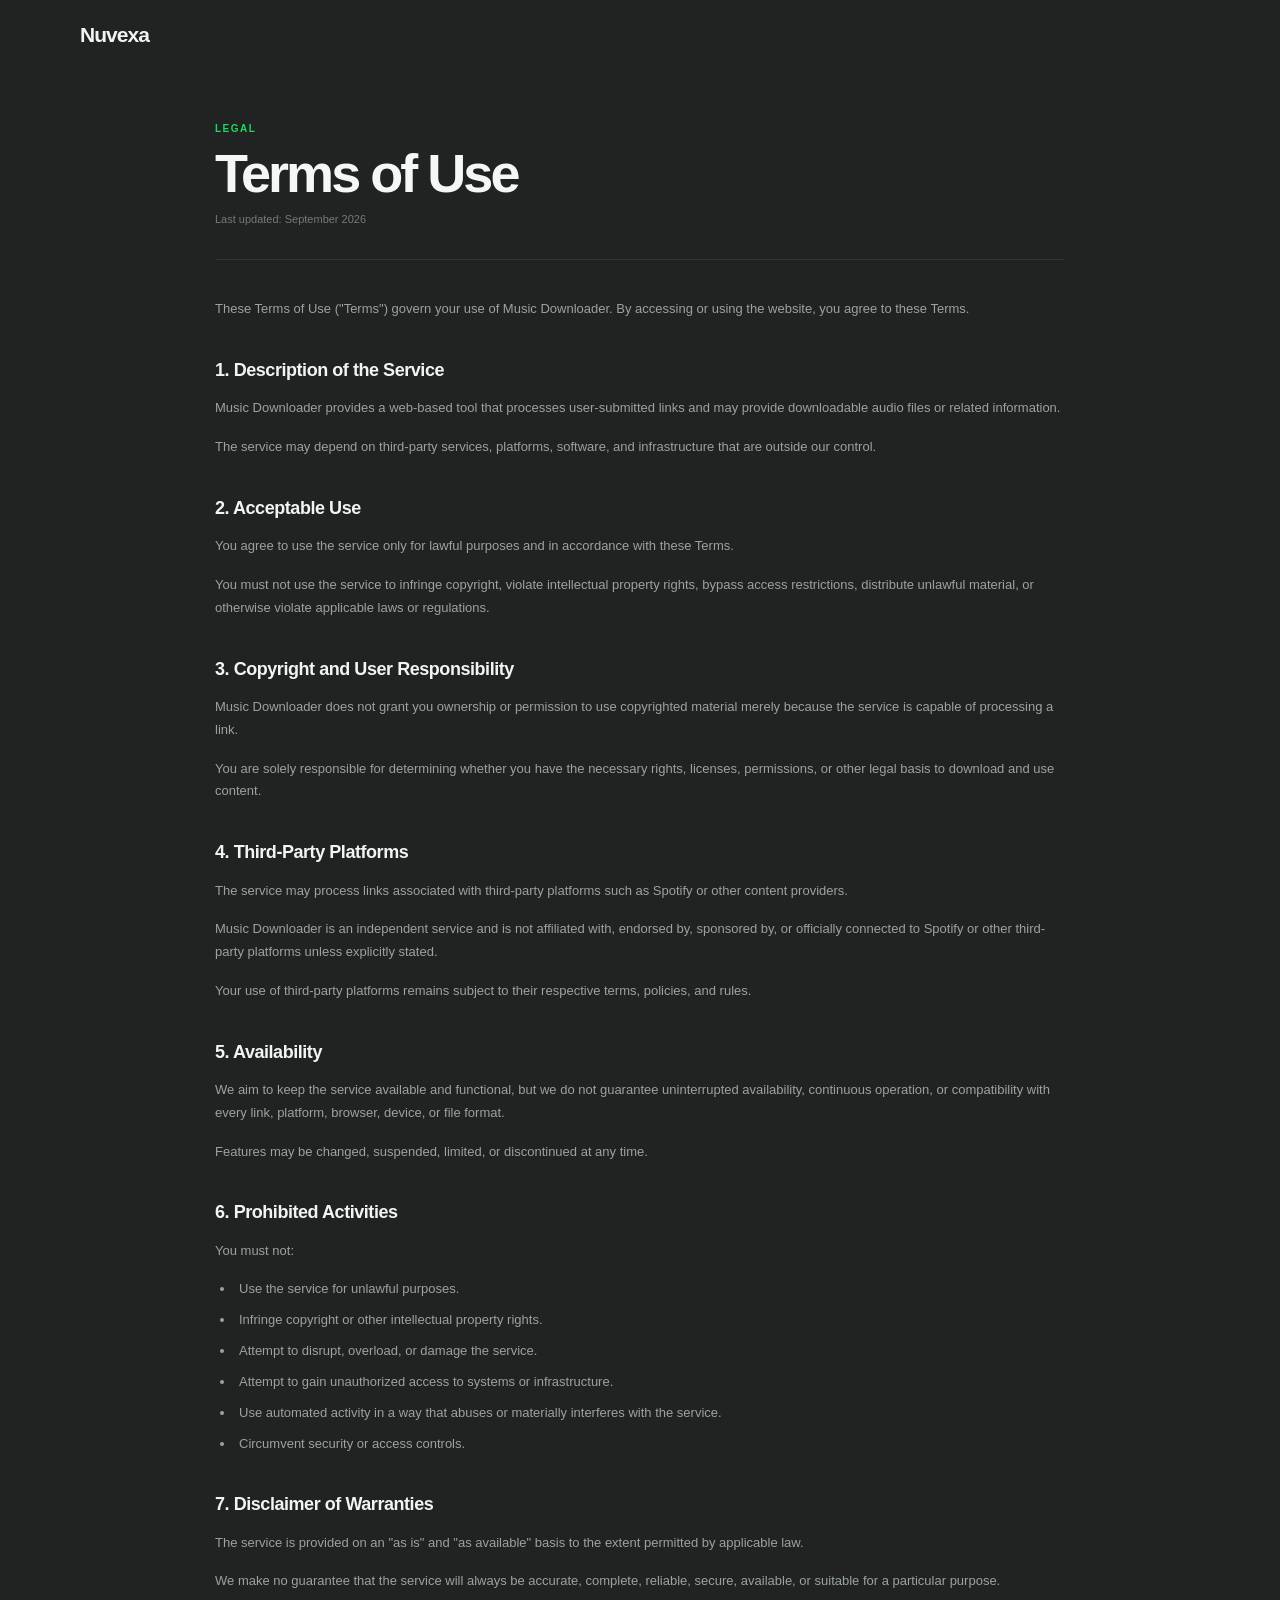
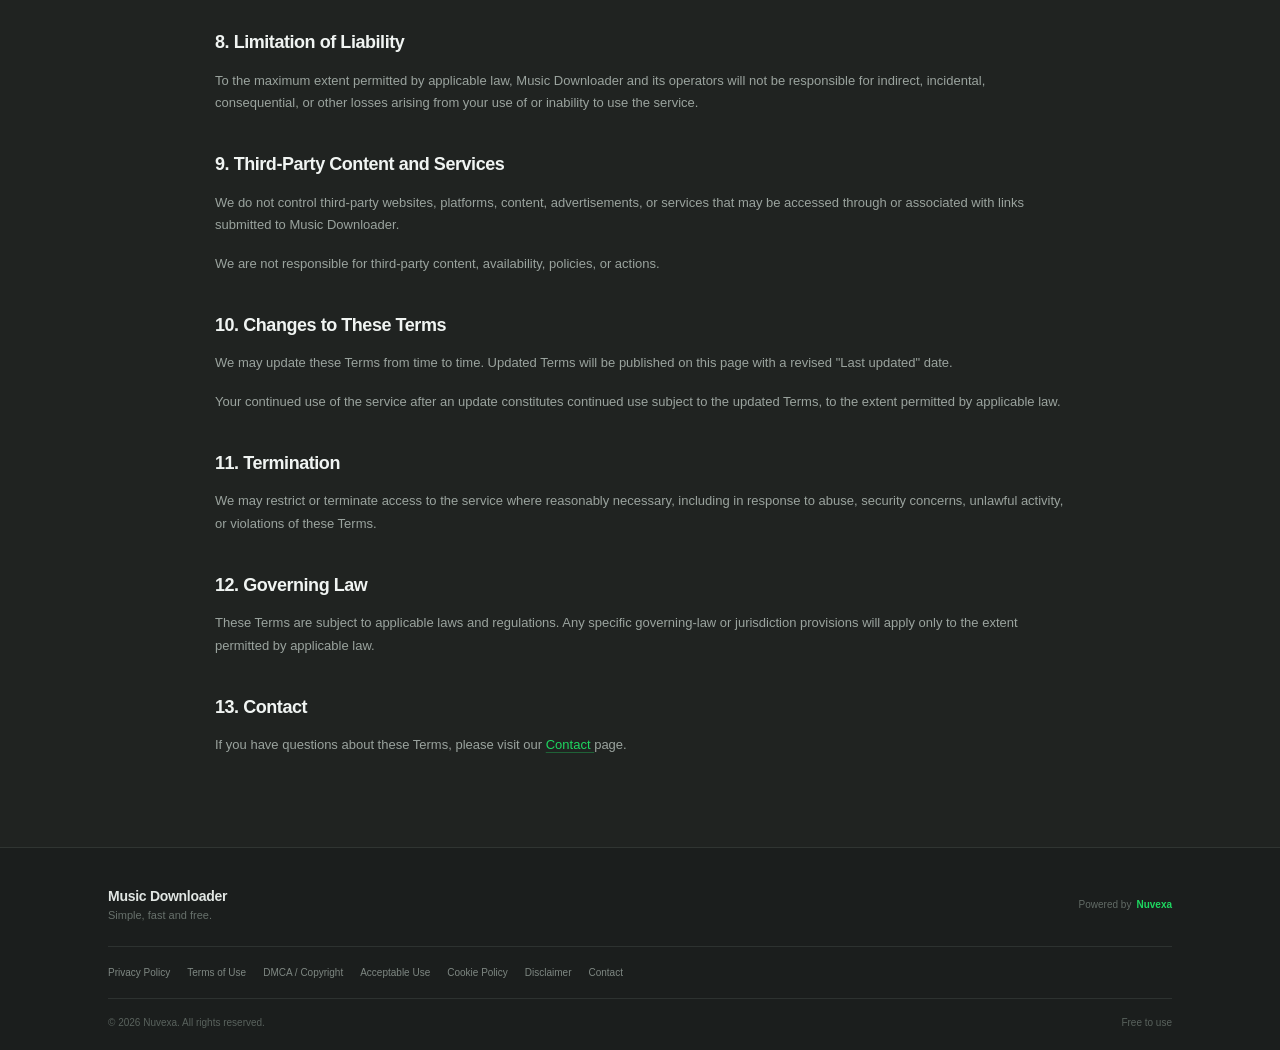
<file: frontend/terms.html>
<!DOCTYPE html>
<html lang="en">

<head>

    <meta charset="UTF-8">

    <meta
        name="viewport"
        content="width=device-width, initial-scale=1.0"
    >

    <title>Terms of Use — Music Downloader</title>

    <meta
        name="description"
        content="Terms of Use for Music Downloader."
    >

    <link
        rel="icon"
        type="image/png"
        href="favicon.png"
    >

    <link
        rel="stylesheet"
        href="style.css"
    >

</head>

<body class="legal-page">

    <main>

        <!-- HEADER -->

        <header class="top-header">

            <div class="top-header-inner">

                <a
                    href="index.html"
                    class="nuvexa-brand"
                >
                    Nuvexa
                </a>

            </div>

        </header>


        <!-- CONTENT -->

        <section class="legal-content">

            <div class="legal-container">

                <div class="legal-heading">

                    <span>
                        LEGAL
                    </span>

                    <h1>
                        Terms of Use
                    </h1>

                    <p>
                        Last updated: September 2026
                    </p>

                </div>


                <article class="legal-document">

                    <p>
                        These Terms of Use ("Terms") govern your use of
                        Music Downloader. By accessing or using the website,
                        you agree to these Terms.
                    </p>


                    <h2>
                        1. Description of the Service
                    </h2>

                    <p>
                        Music Downloader provides a web-based tool that
                        processes user-submitted links and may provide
                        downloadable audio files or related information.
                    </p>

                    <p>
                        The service may depend on third-party services,
                        platforms, software, and infrastructure that are
                        outside our control.
                    </p>


                    <h2>
                        2. Acceptable Use
                    </h2>

                    <p>
                        You agree to use the service only for lawful purposes
                        and in accordance with these Terms.
                    </p>

                    <p>
                        You must not use the service to infringe copyright,
                        violate intellectual property rights, bypass access
                        restrictions, distribute unlawful material, or
                        otherwise violate applicable laws or regulations.
                    </p>


                    <h2>
                        3. Copyright and User Responsibility
                    </h2>

                    <p>
                        Music Downloader does not grant you ownership or
                        permission to use copyrighted material merely because
                        the service is capable of processing a link.
                    </p>

                    <p>
                        You are solely responsible for determining whether
                        you have the necessary rights, licenses, permissions,
                        or other legal basis to download and use content.
                    </p>


                    <h2>
                        4. Third-Party Platforms
                    </h2>

                    <p>
                        The service may process links associated with
                        third-party platforms such as Spotify or other
                        content providers.
                    </p>

                    <p>
                        Music Downloader is an independent service and is not
                        affiliated with, endorsed by, sponsored by, or
                        officially connected to Spotify or other third-party
                        platforms unless explicitly stated.
                    </p>

                    <p>
                        Your use of third-party platforms remains subject to
                        their respective terms, policies, and rules.
                    </p>


                    <h2>
                        5. Availability
                    </h2>

                    <p>
                        We aim to keep the service available and functional,
                        but we do not guarantee uninterrupted availability,
                        continuous operation, or compatibility with every
                        link, platform, browser, device, or file format.
                    </p>

                    <p>
                        Features may be changed, suspended, limited, or
                        discontinued at any time.
                    </p>


                    <h2>
                        6. Prohibited Activities
                    </h2>

                    <p>
                        You must not:
                    </p>

                    <ul>

                        <li>
                            Use the service for unlawful purposes.
                        </li>

                        <li>
                            Infringe copyright or other intellectual property
                            rights.
                        </li>

                        <li>
                            Attempt to disrupt, overload, or damage the service.
                        </li>

                        <li>
                            Attempt to gain unauthorized access to systems or
                            infrastructure.
                        </li>

                        <li>
                            Use automated activity in a way that abuses or
                            materially interferes with the service.
                        </li>

                        <li>
                            Circumvent security or access controls.
                        </li>

                    </ul>


                    <h2>
                        7. Disclaimer of Warranties
                    </h2>

                    <p>
                        The service is provided on an "as is" and "as
                        available" basis to the extent permitted by applicable
                        law.
                    </p>

                    <p>
                        We make no guarantee that the service will always be
                        accurate, complete, reliable, secure, available, or
                        suitable for a particular purpose.
                    </p>


                    <h2>
                        8. Limitation of Liability
                    </h2>

                    <p>
                        To the maximum extent permitted by applicable law,
                        Music Downloader and its operators will not be
                        responsible for indirect, incidental, consequential,
                        or other losses arising from your use of or inability
                        to use the service.
                    </p>


                    <h2>
                        9. Third-Party Content and Services
                    </h2>

                    <p>
                        We do not control third-party websites, platforms,
                        content, advertisements, or services that may be
                        accessed through or associated with links submitted
                        to Music Downloader.
                    </p>

                    <p>
                        We are not responsible for third-party content,
                        availability, policies, or actions.
                    </p>


                    <h2>
                        10. Changes to These Terms
                    </h2>

                    <p>
                        We may update these Terms from time to time. Updated
                        Terms will be published on this page with a revised
                        "Last updated" date.
                    </p>

                    <p>
                        Your continued use of the service after an update
                        constitutes continued use subject to the updated
                        Terms, to the extent permitted by applicable law.
                    </p>


                    <h2>
                        11. Termination
                    </h2>

                    <p>
                        We may restrict or terminate access to the service
                        where reasonably necessary, including in response to
                        abuse, security concerns, unlawful activity, or
                        violations of these Terms.
                    </p>


                    <h2>
                        12. Governing Law
                    </h2>

                    <p>
                        These Terms are subject to applicable laws and
                        regulations. Any specific governing-law or
                        jurisdiction provisions will apply only to the extent
                        permitted by applicable law.
                    </p>


                    <h2>
                        13. Contact
                    </h2>

                    <p>
                        If you have questions about these Terms, please visit
                        our
                        <a href="contact.html">
                            Contact
                        </a>
                        page.
                    </p>

                </article>

            </div>

        </section>


        <!-- FOOTER -->

        <footer class="site-footer">

            <div class="footer-inner">

                <div class="footer-main">

                    <div>

                        <div class="footer-brand">
                            Music Downloader
                        </div>

                        <p>
                            Simple, fast and free.
                        </p>

                    </div>

                    <div class="footer-powered">

                        <span>
                            Powered by
                        </span>

                        <strong>
                            Nuvexa
                        </strong>

                    </div>

                </div>


                <div class="footer-links">

                    <a href="privacy.html">
                        Privacy Policy
                    </a>

                    <a href="terms.html">
                        Terms of Use
                    </a>

                    <a href="dmca.html">
                        DMCA / Copyright
                    </a>

                    <a href="acceptable-use.html">
                        Acceptable Use
                    </a>

                    <a href="cookies.html">
                        Cookie Policy
                    </a>

                    <a href="disclaimer.html">
                        Disclaimer
                    </a>

                    <a href="contact.html">
                        Contact
                    </a>

                </div>


                <div class="footer-bottom">

                    <span>
                        © 2026 Nuvexa. All rights reserved.
                    </span>

                    <span>
                        Free to use
                    </span>

                </div>

            </div>

        </footer>

    </main>

</body>

</html>
</file>
<file: frontend/style.css>
/* =========================================================
   RESET
========================================================= */

* {
    margin: 0;
    padding: 0;
    box-sizing: border-box;
}

html {
    scroll-behavior: smooth;
}

body {
    font-family:
        Inter,
        -apple-system,
        BlinkMacSystemFont,
        "Segoe UI",
        Roboto,
        Helvetica,
        Arial,
        sans-serif;

    background: #202321;
    color: #f3f6f4;
    min-height: 100vh;
}

button,
input,
select {
    font: inherit;
}

a {
    color: inherit;
    text-decoration: none;
}


/* =========================================================
   HEADER
========================================================= */

.top-header {
    width: 100%;
    padding: 24px 28px 0;
    background: #202321;
}

.top-header-inner {
    width: 100%;
    max-width: 1120px;
    margin: 0 auto;
}

.nuvexa-brand {
    display: inline-block;

    color: #f0f4f1;

    font-size: 21px;
    line-height: 1;
    font-weight: 750;

    letter-spacing: -0.045em;

    transition: color 0.2s ease;
}

.nuvexa-brand:hover {
    color: #1ed760;
}


/* =========================================================
   HERO
========================================================= */

.hero {
    padding: 74px 24px 84px;
    background: #202321;
}

.hero-content {
    width: 100%;
    max-width: 820px;
    margin: 0 auto;
    text-align: center;
}


/* =========================================================
   HERO TITLE
========================================================= */

.hero h1 {
    margin-top: 0;

    color: #f4f7f5;

    font-size: clamp(44px, 6vw, 64px);
    line-height: 0.98;

    letter-spacing: -0.06em;
    font-weight: 760;
}

.hero h1 span {
    display: block;
    color: #1ed760;
}


/* =========================================================
   HERO DESCRIPTION
========================================================= */

.hero-description {
    max-width: 520px;

    margin: 22px auto 0;

    color: #929b96;

    font-size: 15px;
    line-height: 1.6;
}


/* =========================================================
   DOWNLOAD BOX
========================================================= */

.download-box {
    width: 100%;
    max-width: 650px;

    margin: 30px auto 0;
    padding: 5px;

    display: flex;
    align-items: center;

    background: #292d2b;

    border: 1px solid #393e3b;
    border-radius: 11px;

    box-shadow:
        0 14px 32px rgba(0, 0, 0, 0.16);
}

.download-box input {
    flex: 1;
    min-width: 0;

    height: 44px;
    padding: 0 15px;

    border: none;
    outline: none;

    background: transparent;

    color: #f2f5f3;

    font-size: 13px;
}

.download-box input::placeholder {
    color: #6f7873;
}

.download-box button {
    height: 44px;

    padding: 0 16px;

    border: none;
    border-radius: 9px;

    font-size: 12px;
    font-weight: 700;

    cursor: pointer;

    transition:
        background 0.2s ease,
        transform 0.2s ease,
        opacity 0.2s ease;
}

#pasteButton {
    margin-right: 5px;

    background: #242826;
    color: #c1c9c4;
}

#pasteButton:hover {
    background: #303632;
}

#analyzeButton {
    background: #1ed760;
    color: #071109;
}

#analyzeButton:hover {
    background: #24e06a;
    transform: translateY(-1px);
}

#analyzeButton:disabled {
    opacity: 0.6;
    cursor: wait;
    transform: none;
}

.download-box button:active {
    transform: translateY(1px);
}


/* =========================================================
   INPUT NOTE
========================================================= */

.input-note {
    min-height: 18px;

    margin-top: 9px;

    color: #ff7777;

    font-size: 11px;
}


/* =========================================================
   SUPPORTED
========================================================= */

.supported {
    margin-top: 11px;

    display: flex;
    justify-content: center;
    align-items: center;

    gap: 9px;

    color: #68716c;

    font-size: 10px;
    letter-spacing: 0.08em;
}

.supported span:not(:last-child)::after {
    content: "•";

    margin-left: 9px;

    color: #464d49;
}


/* =========================================================
   RESULTS
========================================================= */

.results {
    padding: 42px 24px 72px;

    background: #202321;

    border-top: 1px solid #303532;
}

.results-container {
    width: 100%;
    max-width: 820px;
    margin: 0 auto;
}


/* =========================================================
   RESULTS HEADER
========================================================= */

.results-header {
    max-width: 760px;

    margin: 0 auto 17px;

    display: flex;
    align-items: flex-start;
    justify-content: space-between;
}

.results-header > div > span {
    color: #1ed760;

    font-size: 10px;
    font-weight: 750;

    letter-spacing: 0.14em;
}

.results-header h2 {
    margin-top: 5px;

    color: #f3f6f4;

    font-size: 24px;
    line-height: 1.1;

    letter-spacing: -0.035em;
}

.close-results {
    width: 32px;
    height: 32px;

    border: 1px solid #343a37;
    border-radius: 50%;

    background: #252a28;
    color: #aab3ae;

    font-size: 19px;
    font-weight: 300;

    line-height: 1;

    cursor: pointer;

    transition:
        background 0.2s ease,
        color 0.2s ease,
        border-color 0.2s ease;
}

.close-results:hover {
    background: #1ed760;
    color: #071109;
    border-color: #1ed760;
}


/* =========================================================
   TRACK CARD
========================================================= */

.track-card {
    width: 100%;
    max-width: 760px;

    margin: 0 auto;

    overflow: hidden;

    background: #252927;

    border: 1px solid #343a37;
    border-radius: 14px;

    box-shadow:
        0 14px 34px rgba(0, 0, 0, 0.15);
}


/* =========================================================
   TRACK INFO
========================================================= */

.track-info {
    display: flex;
    align-items: center;

    gap: 15px;

    padding: 16px 18px;
}

.track-thumbnail {
    width: 76px;
    height: 76px;

    flex-shrink: 0;

    object-fit: cover;

    border-radius: 10px;

    background: #303632;

    box-shadow:
        0 6px 18px rgba(0, 0, 0, 0.22);
}

.track-details h3 {
    color: #f4f7f5;

    font-size: 18px;
    line-height: 1.15;

    letter-spacing: -0.035em;
}

.track-details p {
    margin-top: 5px;

    color: #8b948f;

    font-size: 12px;
}


/* =========================================================
   DOWNLOAD OPTIONS
========================================================= */

.download-options {
    padding: 16px 18px;

    background: #202422;

    border-top: 1px solid #343a37;
}

.option-heading h3 {
    color: #f3f6f4;

    font-size: 14px;

    letter-spacing: -0.02em;
}

.option-heading span {
    display: block;

    margin-top: 4px;

    color: #78817c;

    font-size: 10px;
}


/* =========================================================
   DOWNLOAD CONTROLS
========================================================= */

.download-controls {
    display: flex;

    gap: 8px;

    margin-top: 12px;
}

.download-controls select {
    height: 42px;

    padding: 0 11px;

    border: 1px solid #353b38;
    border-radius: 8px;

    outline: none;

    background: #292e2b;
    color: #dce2df;

    font-size: 11px;

    cursor: pointer;
}

.download-controls select:focus {
    border-color: #1ed760;
}

#audioFormat {
    width: 108px;
}

#audioBitrate {
    width: 120px;
}

#downloadButton {
    flex: 1;

    height: 42px;

    border: none;
    border-radius: 8px;

    background: #1ed760;
    color: #071109;

    font-size: 12px;
    font-weight: 700;

    cursor: pointer;

    transition:
        background 0.2s ease,
        transform 0.2s ease;
}

#downloadButton:hover {
    background: #24e06a;
    transform: translateY(-1px);
}


/* =========================================================
   HOW IT WORKS
========================================================= */

.how-it-works {
    padding: 70px 24px 78px;

    background: #252927;

    border-top: 1px solid #303532;
}

.how-container {
    width: 100%;
    max-width: 1080px;

    margin: 0 auto;
}

.section-heading {
    text-align: center;
}

.section-heading > span {
    color: #1ed760;

    font-size: 10px;
    font-weight: 750;

    letter-spacing: 0.15em;
}

.section-heading h2 {
    max-width: 620px;

    margin: 8px auto 0;

    color: #f3f6f4;

    font-size: 29px;
    line-height: 1.1;

    letter-spacing: -0.045em;
}

.section-heading p {
    margin-top: 10px;

    color: #7f8883;

    font-size: 12px;
}


/* =========================================================
   STEPS
========================================================= */

.steps {
    display: grid;

    grid-template-columns: repeat(3, 1fr);

    gap: 14px;

    margin-top: 32px;
}

.step {
    overflow: hidden;

    background: #202422;

    border: 1px solid #343a37;
    border-radius: 13px;
}

.step-number {
    padding: 17px 18px 0;

    color: #1ed760;

    font-size: 10px;
    font-weight: 750;

    letter-spacing: 0.12em;
}

.step-content {
    padding: 0 18px 18px;
}

.step h3 {
    margin-top: 16px;

    color: #f3f6f4;

    font-size: 15px;
    line-height: 1.2;

    letter-spacing: -0.025em;
}

.step p {
    margin-top: 7px;

    color: #7f8883;

    font-size: 11px;
    line-height: 1.5;
}


/* =========================================================
   SCREENSHOTS
========================================================= */

.screenshot-placeholder {
    width: 100%;

    margin-top: 17px;

    overflow: hidden;

    border: 1px solid #343a37;
    border-radius: 9px;

    background: #292e2b;

    aspect-ratio: 9 / 16;
}

.screenshot-placeholder img {
    display: block;

    width: 100%;
    height: 100%;

    object-fit: cover;
}


/* =========================================================
   LEGAL PAGES
========================================================= */

.legal-page {
    background: #202321;
}


/* =========================================================
   LEGAL CONTENT
========================================================= */

.legal-content {
    padding: 72px 24px 90px;

    background: #202321;
}

.legal-container {
    width: 100%;
    max-width: 850px;

    margin: 0 auto;
}


/* =========================================================
   LEGAL HEADING
========================================================= */

.legal-heading {
    padding-bottom: 34px;

    border-bottom: 1px solid #303532;
}

.legal-heading > span {
    color: #1ed760;

    font-size: 10px;
    font-weight: 750;

    letter-spacing: 0.15em;
}

.legal-heading h1 {
    margin-top: 10px;

    color: #f4f7f5;

    font-size: clamp(38px, 6vw, 54px);
    line-height: 1;

    letter-spacing: -0.055em;
}

.legal-heading p {
    margin-top: 13px;

    color: #737c77;

    font-size: 11px;
}


/* =========================================================
   LEGAL DOCUMENT
========================================================= */

.legal-document {
    padding-top: 38px;
}

.legal-document p {
    margin-top: 16px;

    color: #9aa39e;

    font-size: 13px;
    line-height: 1.75;
}

.legal-document p:first-child {
    margin-top: 0;
}

.legal-document h2 {
    margin-top: 38px;

    color: #f0f4f2;

    font-size: 18px;
    line-height: 1.25;

    letter-spacing: -0.025em;
}

.legal-document ul {
    margin-top: 15px;

    padding-left: 20px;
}

.legal-document li {
    margin-top: 9px;

    padding-left: 4px;

    color: #9aa39e;

    font-size: 13px;
    line-height: 1.7;
}

.legal-document a {
    color: #1ed760;

    text-decoration: underline;
    text-decoration-color: rgba(30, 215, 96, 0.35);
    text-underline-offset: 3px;

    transition:
        color 0.2s ease,
        text-decoration-color 0.2s ease;
}

.legal-document a:hover {
    color: #24e06a;
    text-decoration-color: #24e06a;
}


/* =========================================================
   CONTACT PAGE
========================================================= */

.contact-document {
    padding-top: 38px;
}

.contact-intro {
    max-width: 700px;
}

.contact-intro p {
    color: #9aa39e;

    font-size: 14px;
    line-height: 1.75;
}

.contact-cards {
    display: grid;

    grid-template-columns: repeat(3, 1fr);

    gap: 14px;

    margin-top: 34px;
}

.contact-card {
    padding: 22px;

    background: #252927;

    border: 1px solid #343a37;
    border-radius: 13px;

    transition:
        border-color 0.2s ease,
        transform 0.2s ease;
}

.contact-card:hover {
    border-color: #414844;

    transform: translateY(-2px);
}

.contact-label {
    color: #1ed760;

    font-size: 9px;
    font-weight: 750;

    letter-spacing: 0.14em;
}

.contact-card h2 {
    margin-top: 12px;

    color: #f0f4f2;

    font-size: 17px;
    line-height: 1.2;

    letter-spacing: -0.025em;
}

.contact-card p {
    margin-top: 9px;

    color: #818a85;

    font-size: 11px;
    line-height: 1.6;
}

.contact-email {
    display: inline-block;

    margin-top: 18px;

    color: #1ed760;

    font-size: 11px;
    font-weight: 650;

    word-break: break-word;

    transition: color 0.2s ease;
}

.contact-email:hover {
    color: #24e06a;
}

.contact-note {
    margin-top: 20px;
    padding: 19px 20px;

    background: #202422;

    border: 1px solid #343a37;
    border-radius: 11px;
}

.contact-note strong {
    color: #e5eae7;

    font-size: 12px;
}

.contact-note p {
    margin-top: 7px;

    color: #7f8883;

    font-size: 11px;
    line-height: 1.65;
}

.contact-note a {
    color: #1ed760;

    text-decoration: underline;
    text-underline-offset: 3px;
}


/* =========================================================
   FOOTER
========================================================= */

.site-footer {
    background: #1b1e1d;

    border-top: 1px solid #303532;
}

.footer-inner {
    width: 100%;
    max-width: 1120px;

    margin: 0 auto;

    padding: 40px 28px 22px;
}

.footer-main {
    display: flex;

    align-items: center;
    justify-content: space-between;

    padding-bottom: 25px;

    border-bottom: 1px solid #2d3230;
}

.footer-brand {
    color: #e1e6e3;

    font-size: 14px;
    font-weight: 700;

    letter-spacing: -0.02em;
}

.footer-main p {
    margin-top: 5px;

    color: #68716c;

    font-size: 11px;
}

.footer-powered {
    display: flex;

    align-items: center;

    gap: 5px;

    color: #626b66;

    font-size: 10px;
}

.footer-powered strong {
    color: #1ed760;

    font-weight: 700;
}

.footer-links {
    display: flex;

    flex-wrap: wrap;

    gap: 17px;

    padding: 20px 0;
}

.footer-links a {
    color: #7e8782;

    font-size: 10px;

    transition: color 0.2s ease;
}

.footer-links a:hover {
    color: #1ed760;
}

.footer-bottom {
    display: flex;

    align-items: center;
    justify-content: space-between;

    padding-top: 18px;

    border-top: 1px solid #2d3230;

    color: #59625d;

    font-size: 10px;
}


/* =========================================================
   TABLET
========================================================= */

@media (max-width: 700px) {

    .top-header {
        padding: 19px 19px 0;
    }

    .nuvexa-brand {
        font-size: 20px;
    }

    .hero {
        padding: 58px 18px 68px;
    }

    .hero h1 {
        font-size: clamp(43px, 12vw, 62px);
    }

    .download-box {
        flex-wrap: wrap;

        padding: 7px;
    }

    .download-box input {
        width: 100%;

        flex-basis: 100%;

        height: 43px;
    }

    #pasteButton,
    #analyzeButton {
        flex: 1;

        margin-top: 5px;
    }

    #pasteButton {
        margin-right: 3px;
    }

    #analyzeButton {
        margin-left: 3px;
    }

    .results {
        padding: 38px 18px 60px;
    }

    .how-it-works {
        padding: 56px 18px 64px;
    }

    .steps {
        grid-template-columns: 1fr;

        gap: 12px;
    }

    .step {
        display: flex;

        gap: 0;
    }

    .step-number {
        flex: 0 0 48px;

        padding: 19px 0 0 18px;
    }

    .step-content {
        flex: 1;

        padding: 0 18px 18px 0;
    }

    .step h3 {
        margin-top: 18px;
    }

    .screenshot-placeholder {
        max-width: 260px;
    }

    .contact-cards {
        grid-template-columns: 1fr;
    }

    .legal-content {
        padding: 58px 18px 70px;
    }

    .footer-inner {
        padding: 34px 20px 20px;
    }

    .footer-links {
        gap: 13px 17px;
    }

}


/* =========================================================
   MOBILE
========================================================= */

@media (max-width: 480px) {

    .top-header {
        padding: 17px 16px 0;
    }

    .nuvexa-brand {
        font-size: 19px;
    }

    .hero {
        padding: 48px 16px 58px;
    }

    .hero h1 {
        font-size: 40px;
    }

    .hero-description {
        margin-top: 18px;

        font-size: 13px;
    }

    .download-box {
        margin-top: 25px;
    }

    .download-box input {
        font-size: 12px;
    }

    .download-box button {
        font-size: 11px;
    }

    .supported {
        flex-wrap: wrap;

        gap: 4px;

        line-height: 1.7;
    }

    .supported span:not(:last-child)::after {
        margin-left: 5px;
    }

    .results {
        padding: 32px 16px 50px;
    }

    .results-header h2 {
        font-size: 21px;
    }

    .track-info {
        gap: 12px;

        padding: 14px;
    }

    .track-thumbnail {
        width: 64px;
        height: 64px;
    }

    .track-details h3 {
        font-size: 16px;
    }

    .track-details p {
        font-size: 11px;
    }

    .download-options {
        padding: 14px;
    }

    .download-controls {
        display: grid;

        grid-template-columns: 1fr 1fr;
    }

    .download-controls select {
        width: 100%;

        min-width: 0;
    }

    #downloadButton {
        width: 100%;

        grid-column: 1 / -1;
    }

    .how-it-works {
        padding: 48px 16px 56px;
    }

    .section-heading h2 {
        font-size: 24px;
    }

    .section-heading p {
        font-size: 11px;
    }

    .step {
        display: block;
    }

    .step-number {
        padding: 16px 16px 0;
    }

    .step-content {
        padding: 0 16px 16px;
    }

    .step h3 {
        margin-top: 14px;

        font-size: 13px;
    }

    .step p {
        font-size: 10px;
    }

    .screenshot-placeholder {
        max-width: none;

        margin-top: 15px;
    }

    .legal-content {
        padding: 48px 16px 58px;
    }

    .legal-heading {
        padding-bottom: 27px;
    }

    .legal-heading h1 {
        font-size: 37px;
    }

    .legal-heading p {
        font-size: 10px;
    }

    .legal-document {
        padding-top: 29px;
    }

    .legal-document h2 {
        margin-top: 31px;

        font-size: 16px;
    }

    .legal-document p,
    .legal-document li {
        font-size: 12px;
    }

    .contact-document {
        padding-top: 29px;
    }

    .contact-intro p {
        font-size: 12px;
    }

    .contact-card {
        padding: 18px;
    }

    .contact-card h2 {
        font-size: 16px;
    }

    .footer-main {
        align-items: flex-start;

        flex-direction: column;

        gap: 13px;

        padding-bottom: 20px;
    }

    .footer-powered {
        font-size: 9px;
    }

    .footer-links {
        gap: 12px 16px;

        padding: 18px 0;
    }

    .footer-bottom {
        align-items: flex-start;

        flex-direction: column;

        gap: 7px;
    }

}
</file>
